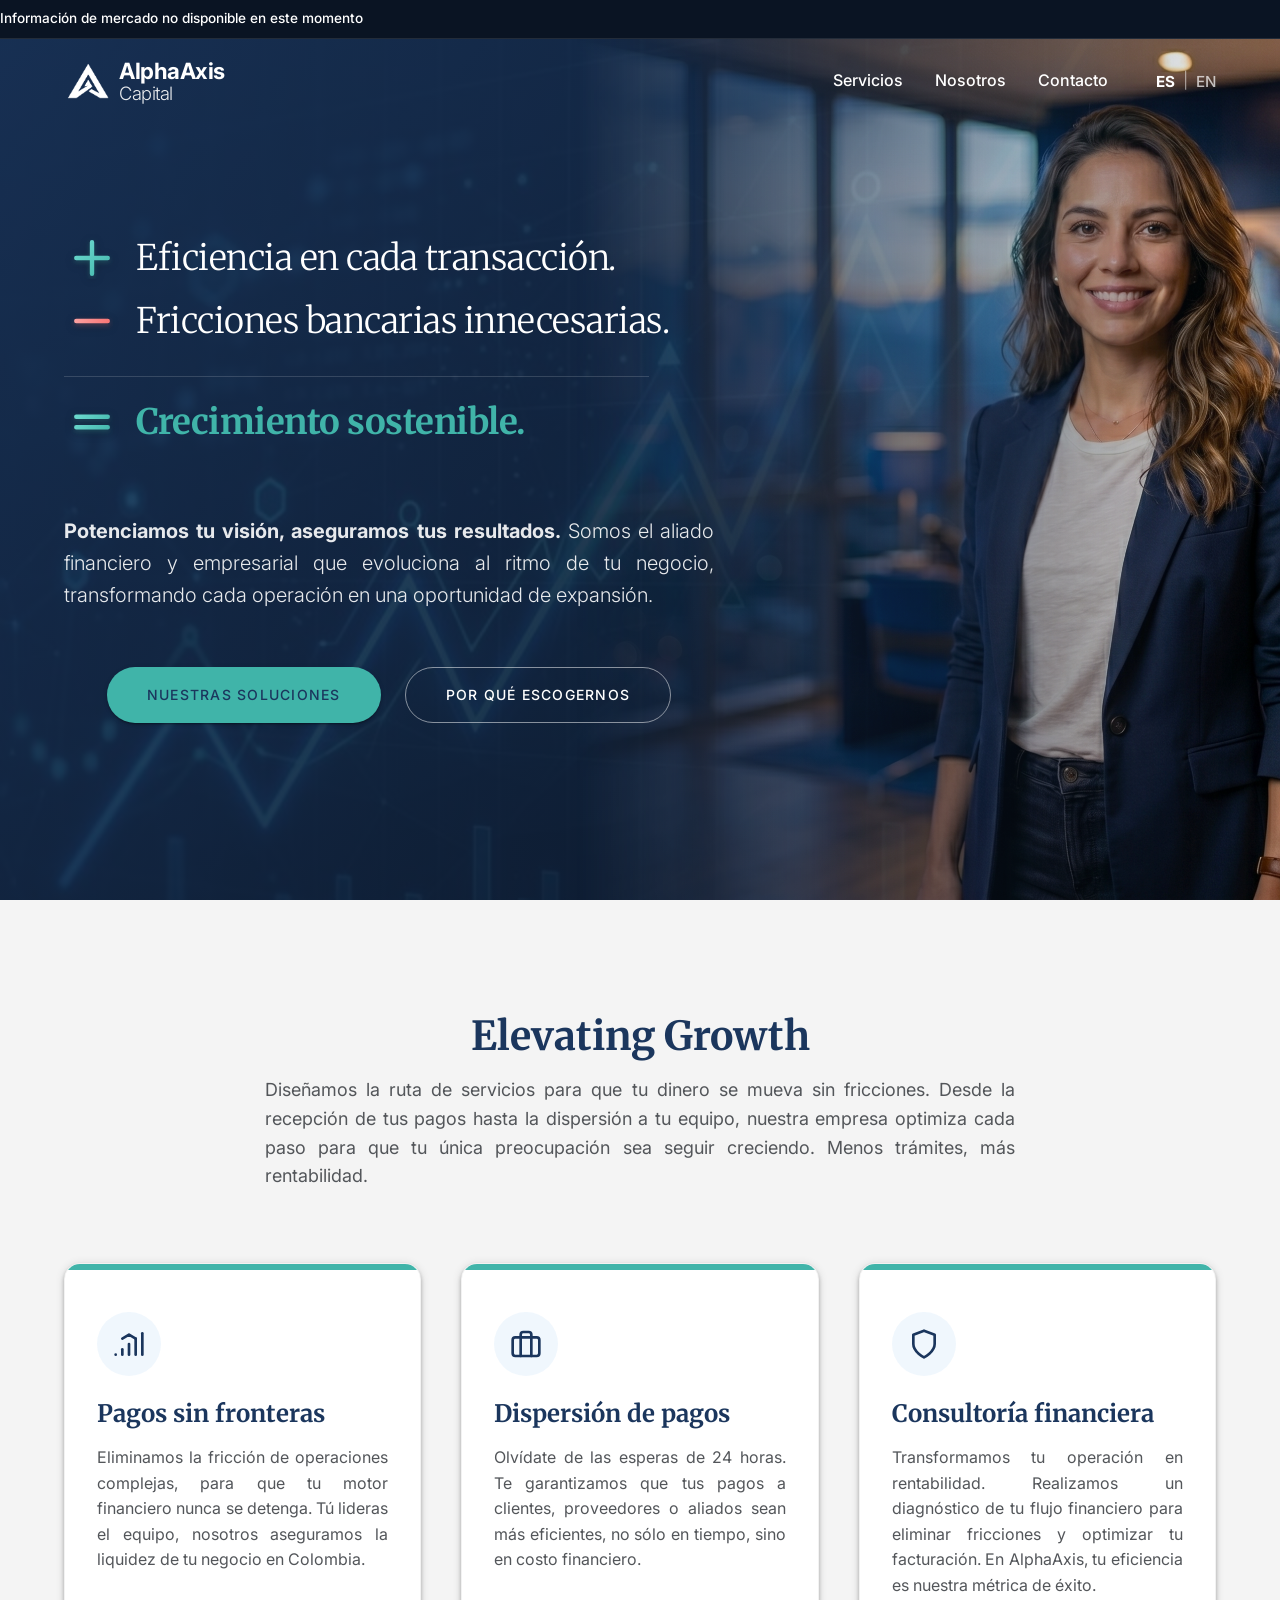
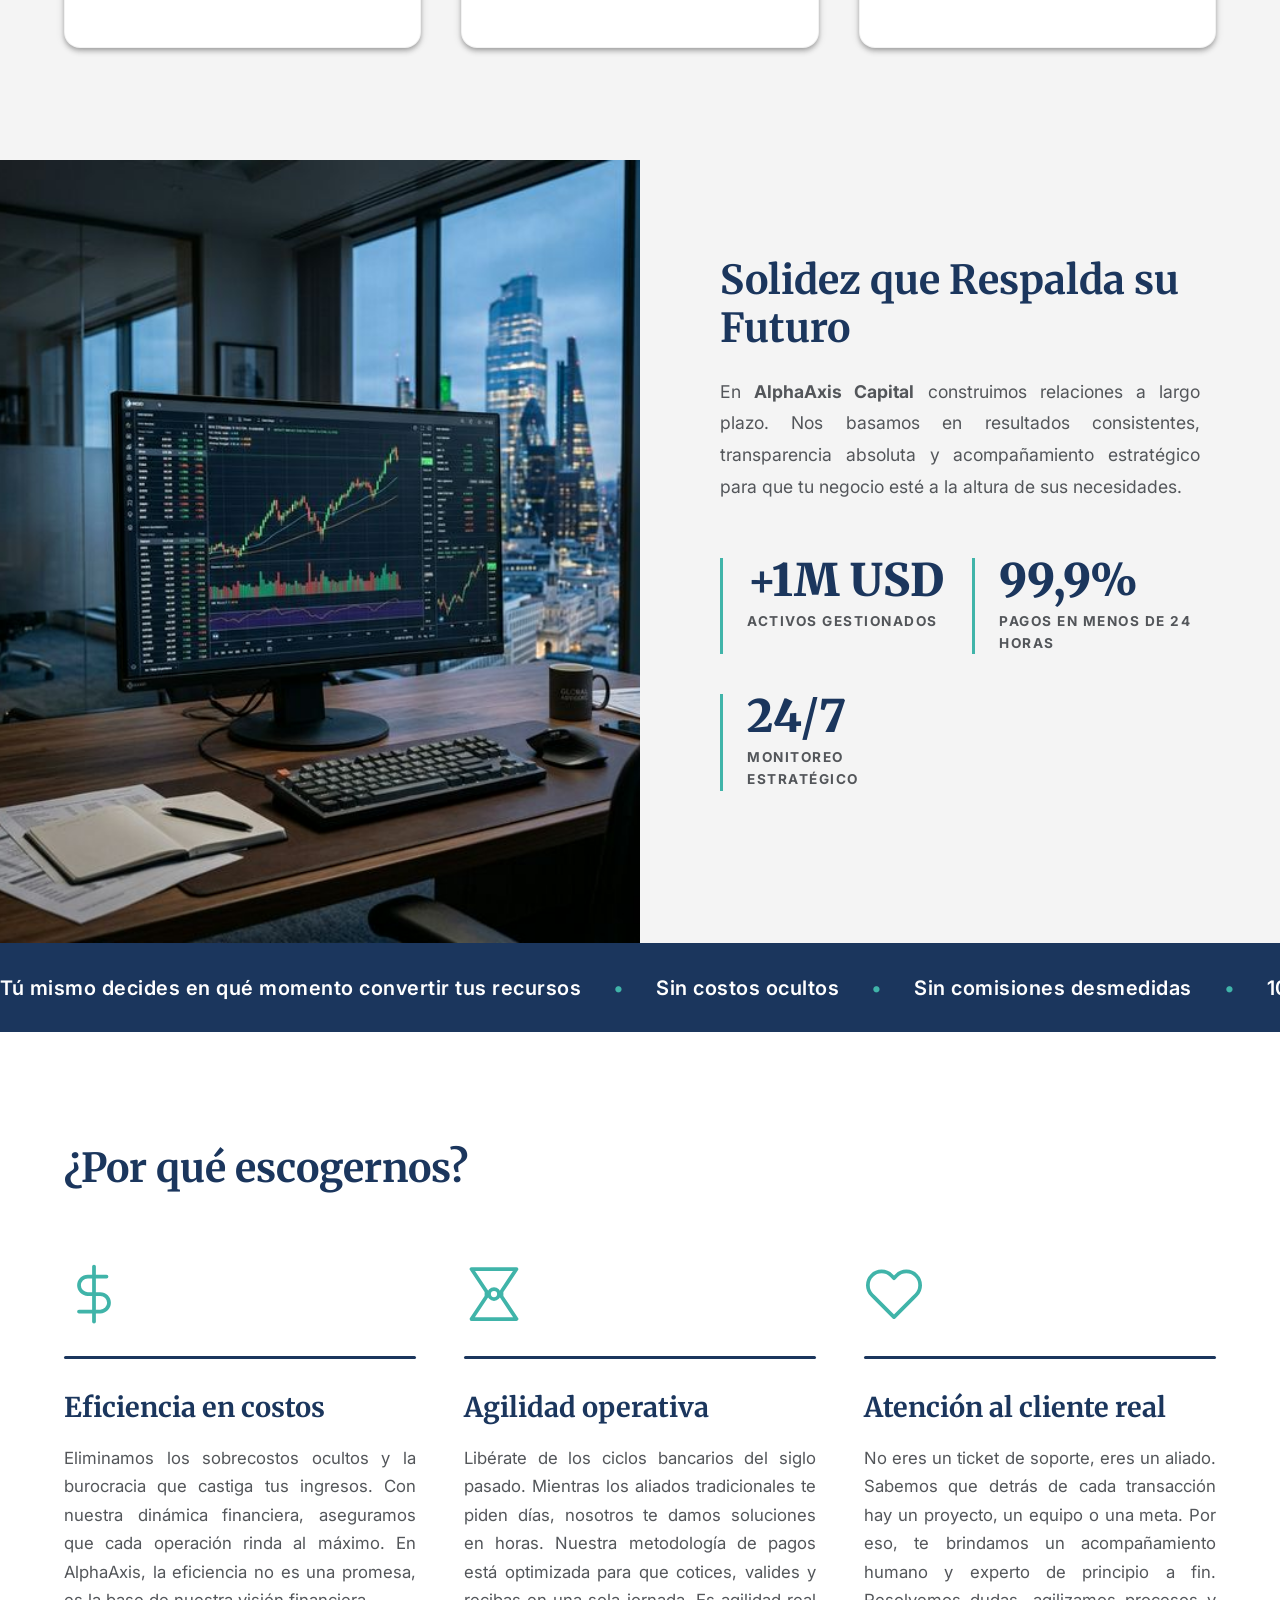
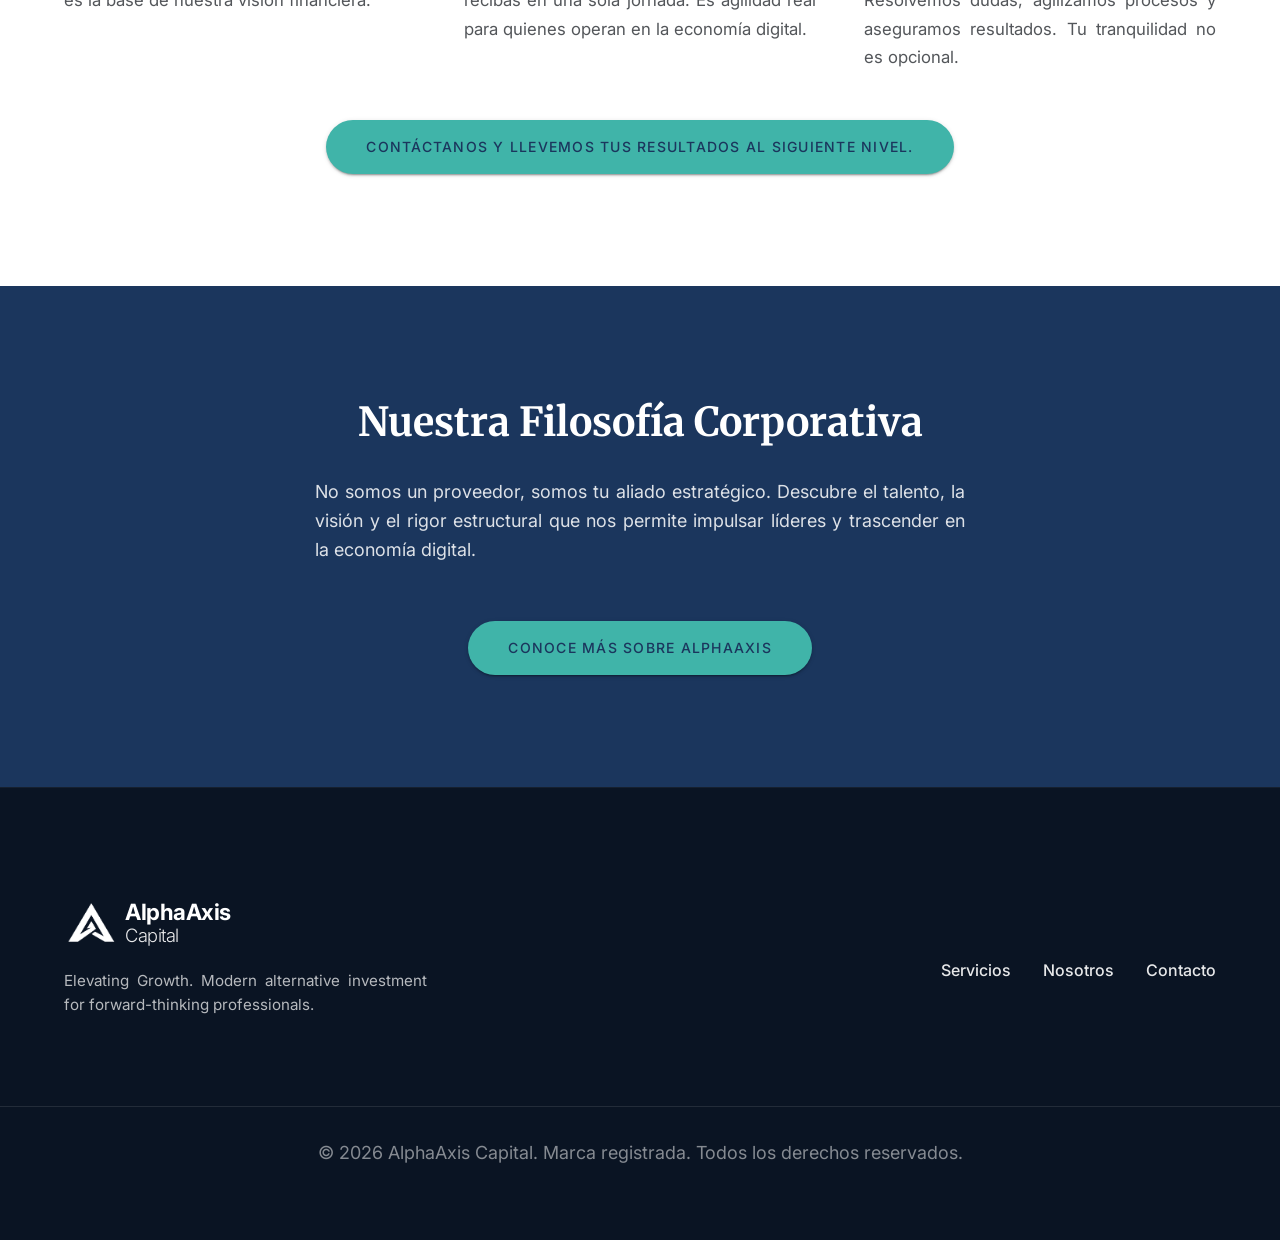
<file: index.html>
<!DOCTYPE html>
<html lang="es">
<head>
    <meta charset="UTF-8">
    <meta name="viewport" content="width=device-width, initial-scale=1.0">
    <title>AlphaAxis Capital | Elevating Growth</title>
    <!-- Meta Descriptions for SEO -->
    <meta name="description" content="AlphaAxis Capital: Firma de inversión corporativa y alternativa.">
    <!-- Google Fonts -->
    <link rel="preconnect" href="https://fonts.googleapis.com">
    <link rel="preconnect" href="https://fonts.gstatic.com" crossorigin>
    <link href="https://fonts.googleapis.com/css2?family=Inter:wght@300;400;500;600;700&family=Merriweather:wght@300;400;700;900&display=swap" rel="stylesheet">
    <!-- Custom Styles -->
    <link rel="stylesheet" href="css/styles.css">
</head>
<body>

    <!-- Header & Navigation -->
    <header class="navbar" id="navbar">
        <!-- Market Ticker -->
        <div class="market-ticker-container">
            <div class="market-ticker" id="market-ticker">
                <span class="ticker-item">Cargando datos del mercado...</span>
            </div>
        </div>
        <div class="container nav-container">
            <a href="#" class="logo">
                <img src="img/logo.png" alt="AlphaAxis Logo" class="logo-image">
                <span class="logo-text">AlphaAxis <span>Capital</span></span>
            </a>
            <button class="hamburger" id="hamburger" aria-label="Menú">
                <span></span>
                <span></span>
                <span></span>
            </button>
            <nav class="nav-menu" id="nav-menu">
                <a href="#servicios" class="nav-link" data-i18n="nav_services">Servicios</a>
                <a href="pages/nosotros.html" class="nav-link" data-i18n="nav_firm">Nosotros</a>
                <a href="https://wa.me/573045401512" target="_blank" class="nav-link" data-i18n="nav_contact">Contacto</a>
                <div class="lang-switch">
                    <button id="lang-es" class="lang-btn active">ES</button>
                    <span class="lang-sep">|</span>
                    <button id="lang-en" class="lang-btn">EN</button>
                </div>
            </nav>
        </div>
    </header>

    <!-- Hero Section -->
    <section class="hero" id="inicio">
        <div class="hero-background">
            <div class="hero-model"></div>
        </div>
        <div class="container hero-container">
            <div class="hero-content reveal">
                <h1 class="hero-title formula-title" data-i18n="hero_title">
                    <div class="formula-line plus">
                        <span class="op">
                            <svg width="48" height="48" viewBox="0 0 48 48" fill="none" xmlns="http://www.w3.org/2000/svg">
                              <defs>
                                <filter id="subtleGlowPlus" filterUnits="userSpaceOnUse" x="-10" y="-10" width="68" height="68"><feDropShadow dx="0" dy="2" stdDeviation="3" flood-color="#40B4A9" flood-opacity="0.3"/></filter>
                                <linearGradient id="gradPlusSoft" x1="0" y1="0" x2="48" y2="48" gradientUnits="userSpaceOnUse"><stop stop-color="#73DFD4"/><stop offset="1" stop-color="#40B4A9"/></linearGradient>
                              </defs>
                              <path d="M24 6V42M6 24H42" stroke="url(#gradPlusSoft)" stroke-width="5" stroke-linecap="round" filter="url(#subtleGlowPlus)"/>
                            </svg>
                        </span>
                        <span class="text">Eficiencia en cada transacción.</span>
                    </div>
                    <div class="formula-line minus">
                        <span class="op">
                            <svg width="48" height="48" viewBox="0 0 48 48" fill="none" xmlns="http://www.w3.org/2000/svg">
                              <defs>
                                <filter id="subtleGlowMinus" filterUnits="userSpaceOnUse" x="-10" y="-10" width="68" height="68"><feDropShadow dx="0" dy="2" stdDeviation="3" flood-color="#F87171" flood-opacity="0.3"/></filter>
                                <linearGradient id="gradMinusSoft" x1="0" y1="20" x2="48" y2="28" gradientUnits="userSpaceOnUse"><stop stop-color="#FCA5A5"/><stop offset="1" stop-color="#F87171"/></linearGradient>
                              </defs>
                              <path d="M6 24H42" stroke="url(#gradMinusSoft)" stroke-width="5" stroke-linecap="round" filter="url(#subtleGlowMinus)"/>
                            </svg>
                        </span>
                        <span class="text">Fricciones bancarias innecesarias.</span>
                    </div>
                    <div class="formula-line equals">
                        <span class="op">
                            <svg width="48" height="48" viewBox="0 0 48 48" fill="none" xmlns="http://www.w3.org/2000/svg">
                              <defs>
                                <filter id="subtleGlowEquals" filterUnits="userSpaceOnUse" x="-10" y="-10" width="68" height="68"><feDropShadow dx="0" dy="2" stdDeviation="3" flood-color="#40B4A9" flood-opacity="0.3"/></filter>
                                <linearGradient id="gradEqualsSoft" x1="0" y1="10" x2="48" y2="38" gradientUnits="userSpaceOnUse"><stop stop-color="#73DFD4"/><stop offset="1" stop-color="#40B4A9"/></linearGradient>
                              </defs>
                              <path d="M6 18H42M6 30H42" stroke="url(#gradEqualsSoft)" stroke-width="5" stroke-linecap="round" filter="url(#subtleGlowEquals)"/>
                            </svg>
                        </span>
                        <span class="text">Crecimiento sostenible.</span>
                    </div>
                </h1>
                <p class="hero-subtitle" data-i18n="hero_subtitle"><strong>Potenciamos tu visión, aseguramos tus resultados.</strong> Somos el aliado financiero y empresarial que evoluciona al ritmo de tu negocio, transformando cada operación en una oportunidad de expansión.</p>
                <div class="hero-buttons">
                    <a href="#servicios" class="btn btn-primary btn-large" data-i18n="hero_btn_solutions">Nuestras Soluciones</a>
                    <a href="#por-que-nosotros" class="btn btn-secondary btn-large" data-i18n="hero_btn_philosophy">Por qué escogernos</a>
                </div>
            </div>
        </div>
    </section>

    <!-- Services / Value Proposition -->
    <section class="services" id="servicios">
        <div class="container">
            <div class="section-header reveal">
                <h2 data-i18n="services_header">Elevating Growth</h2>
                <p class="section-subtitle" data-i18n="services_p">Diseñamos la ruta de servicios para que tu dinero se mueva sin fricciones. Desde la recepción de tus pagos hasta la dispersión a tu equipo, nuestra empresa optimiza cada paso para que tu única preocupación sea seguir creciendo. Menos trámites, más rentabilidad.</p>
            </div>
            <div class="services-grid">
                <!-- Service Card 1 -->
                <div class="service-card reveal">
                    <div class="icon-wrapper">
                        <!-- Chart Icon -->
                        <svg width="32" height="32" viewBox="0 0 24 24" fill="none" stroke="currentColor" stroke-width="2" stroke-linecap="round" stroke-linejoin="round"><path d="M2 20h.01"/><path d="M7 20v-4"/><path d="M12 20v-8"/><path d="M17 20V8"/><path d="M22 4v16"/><path d="m17 8-5-3-5 3"/></svg>
                    </div>
                    <h3 data-i18n="srv_1_title">Pagos sin fronteras</h3>
                    <p data-i18n="srv_1_desc">Eliminamos la fricción de operaciones complejas, para que tu motor financiero nunca se detenga. Tú lideras el equipo, nosotros aseguramos la liquidez de tu negocio en Colombia.</p>
                </div>
                <!-- Service Card 2 -->
                <div class="service-card reveal" style="transition-delay: 0.1s;">
                    <div class="icon-wrapper">
                        <!-- Briefcase Icon -->
                        <svg width="32" height="32" viewBox="0 0 24 24" fill="none" stroke="currentColor" stroke-width="2" stroke-linecap="round" stroke-linejoin="round"><rect width="20" height="14" x="2" y="7" rx="2" ry="2"/><path d="M16 21V5a2 2 0 0 0-2-2h-4a2 2 0 0 0-2 2v16"/></svg>
                    </div>
                    <h3 data-i18n="srv_2_title">Dispersión de pagos</h3>
                    <p data-i18n="srv_2_desc">Olvídate de las esperas de 24 horas. Te garantizamos que tus pagos a clientes, proveedores o aliados sean más eficientes, no sólo en tiempo, sino en costo financiero.</p>
                </div>
                <!-- Service Card 3 -->
                <div class="service-card reveal" style="transition-delay: 0.2s;">
                    <div class="icon-wrapper">
                        <!-- Shield Icon -->
                        <svg width="32" height="32" viewBox="0 0 24 24" fill="none" stroke="currentColor" stroke-width="2" stroke-linecap="round" stroke-linejoin="round"><path d="M12 22s8-4 8-10V5l-8-3-8 3v7c0 6 8 10 8 10"/></svg>
                    </div>
                    <h3 data-i18n="srv_3_title">Consultoría financiera</h3>
                    <p data-i18n="srv_3_desc">Transformamos tu operación en rentabilidad. Realizamos un diagnóstico de tu flujo financiero para eliminar fricciones y optimizar tu facturación. En AlphaAxis, tu eficiencia es nuestra métrica de éxito.</p>
                </div>
            </div>
        </div>
    </section>

    <!-- Trust / Statistics Section -->
    <section class="trust" id="confianza">
        <div class="trust-wrapper reveal">
            <div class="trust-image-box">
                <img src="img/corporate_trust.png" alt="Gráficas de crecimiento financiero reales" class="trust-corporate-img">
            </div>
            <div class="trust-content-box">
                <h2 data-i18n="trust_title">Solidez que Respalda su Futuro</h2>
                <p data-i18n="trust_p">En <strong>AlphaAxis Capital</strong> construimos relaciones a largo plazo. Nos basamos en resultados consistentes, transparencia absoluta y acompañamiento estratégico para que tu negocio esté a la altura de sus necesidades.</p>
                <div class="stats-grid">
                    <div class="stat-item">
                        <span class="stat-number">+1M USD</span>
                        <span class="stat-label" data-i18n="stat_1">Activos Gestionados</span>
                    </div>
                    <div class="stat-item">
                        <span class="stat-number">99,9%</span>
                        <span class="stat-label" data-i18n="stat_2">Pagos en menos de 24 horas</span>
                    </div>
                    <div class="stat-item">
                        <span class="stat-number">24/7</span>
                        <span class="stat-label" data-i18n="stat_3">Monitoreo Estratégico</span>
                    </div>
                </div>

            </div>
        </div>
    </section>

    <!-- Horizontal Marquee Slider Section -->
    <div class="fullwidth-marquee">
        <div class="stat-marquee-track">
            <span data-i18n="stat_feat_1" class="sm-text">Tú mismo decides en qué momento convertir tus recursos</span>
            <span class="sm-dot">•</span>
            <span data-i18n="stat_feat_2" class="sm-text">Sin costos ocultos</span>
            <span class="sm-dot">•</span>
            <span data-i18n="stat_feat_3" class="sm-text">Sin comisiones desmedidas</span>
            <span class="sm-dot">•</span>
            <span data-i18n="stat_feat_4" class="sm-text">100% a la medida de tus necesidades</span>
            <span class="sm-dot">•</span>
            <!-- Duplicated for infinite loop -->
            <span data-i18n="stat_feat_1" class="sm-text">Tú mismo decides en qué momento convertir tus recursos</span>
            <span class="sm-dot">•</span>
            <span data-i18n="stat_feat_2" class="sm-text">Sin costos ocultos</span>
            <span class="sm-dot">•</span>
            <span data-i18n="stat_feat_3" class="sm-text">Sin comisiones desmedidas</span>
            <span class="sm-dot">•</span>
            <span data-i18n="stat_feat_4" class="sm-text">100% a la medida de tus necesidades</span>
            <span class="sm-dot">•</span>
        </div>
    </div>

    <!-- Why Choose Us Section -->
    <section class="why-us" id="por-que-nosotros">
        <div class="container reveal">
            <div class="section-header text-left">
                <h2 data-i18n="why_title">¿Por qué escogernos?</h2>
            </div>
            <div class="why-grid">
                <!-- Card 1 -->
                <div class="why-card">
                    <div class="why-icon">
                        <svg width="60" height="60" viewBox="0 0 24 24" fill="none" stroke="currentColor" stroke-width="1.5" stroke-linecap="round" stroke-linejoin="round" class="feature-icon"><line x1="12" y1="1" x2="12" y2="23"></line><path d="M17 5H9.5a3.5 3.5 0 0 0 0 7h5a3.5 3.5 0 0 1 0 7H6"></path></svg>
                    </div>
                    <div class="why-divider"></div>
                    <h3 data-i18n="why_1_title">Eficiencia en costos</h3>
                    <p data-i18n="why_1_desc">Eliminamos los sobrecostos ocultos y la burocracia que castiga tus ingresos. Con nuestra dinámica financiera, aseguramos que cada operación rinda al máximo. En AlphaAxis, la eficiencia no es una promesa, es la base de nuestra visión financiera.</p>
                </div>
                <!-- Card 2 -->
                <div class="why-card">
                    <div class="why-icon">
                        <svg width="60" height="60" viewBox="0 0 24 24" fill="none" stroke="currentColor" stroke-width="1.5" stroke-linecap="round" stroke-linejoin="round" class="feature-icon"><polygon points="3 2 21 2 15 11 15 13 21 22 3 22 9 13 9 11 3 2"></polygon><circle cx="12" cy="12" r="2"></circle></svg>
                    </div>
                    <div class="why-divider"></div>
                    <h3 data-i18n="why_2_title">Agilidad operativa</h3>
                    <p data-i18n="why_2_desc">Libérate de los ciclos bancarios del siglo pasado. Mientras los aliados tradicionales te piden días, nosotros te damos soluciones en horas. Nuestra metodología de pagos está optimizada para que cotices, valides y recibas en una sola jornada. Es agilidad real para quienes operan en la economía digital.</p>
                </div>
                <!-- Card 3 -->
                <div class="why-card">
                    <div class="why-icon">
                        <svg width="60" height="60" viewBox="0 0 24 24" fill="none" stroke="currentColor" stroke-width="1.5" stroke-linecap="round" stroke-linejoin="round" class="feature-icon"><path d="M20.84 4.61a5.5 5.5 0 0 0-7.78 0L12 5.67l-1.06-1.06a5.5 5.5 0 0 0-7.78 7.78l1.06 1.06L12 21.23l7.78-7.78 1.06-1.06a5.5 5.5 0 0 0 0-7.78z"></path></svg>
                    </div>
                    <div class="why-divider"></div>
                    <h3 data-i18n="why_3_title">Atención al cliente real</h3>
                    <p data-i18n="why_3_desc">No eres un ticket de soporte, eres un aliado. Sabemos que detrás de cada transacción hay un proyecto, un equipo o una meta. Por eso, te brindamos un acompañamiento humano y experto de principio a fin. Resolvemos dudas, agilizamos procesos y aseguramos resultados. Tu tranquilidad no es opcional.</p>
                </div>
            </div>
            <div class="text-center" style="margin-top: 3rem;">
                <a href="https://wa.me/573045401512" target="_blank" class="btn btn-primary btn-large" data-i18n="why_btn" style="border-radius: 100px;">Contáctanos y llevemos tus resultados al siguiente nivel.</a>
            </div>
        </div>
    </section>

    <!-- About Us Intro -->
    <section class="cta" id="nosotros-intro">
        <div class="container cta-container reveal">
            <h2 data-i18n="about_intro_title">Nuestra Filosofía Corporativa</h2>
            <p data-i18n="about_intro_p">No somos un proveedor, somos tu aliado estratégico. Descubre el talento, la visión y el rigor estructural que nos permite impulsar líderes y trascender en la economía digital.</p>
            <a href="pages/nosotros.html" class="btn btn-primary btn-large" data-i18n="about_intro_btn">Conoce más sobre AlphaAxis</a>
        </div>
    </section>

    <!-- Footer -->
    <footer class="footer">
        <div class="container footer-container">
            <div class="footer-brand">
                <a href="#" class="logo footer-logo">
                    <img src="img/logo.png" alt="AlphaAxis Logo" class="logo-image">
                    <span class="logo-text">AlphaAxis <span>Capital</span></span>
                </a>
                <p data-i18n="footer_slogan">Elevating Growth. Modern alternative investment for forward-thinking professionals.</p>
            </div>
            <nav class="footer-links-simple">
                <a href="#servicios" data-i18n="nav_services">Servicios</a>
                <a href="pages/nosotros.html" data-i18n="nav_firm">Nosotros</a>
                <a href="https://wa.me/573045401512" target="_blank" data-i18n="nav_contact">Contacto</a>
            </nav>
        </div>
        <div class="container footer-bottom">
            <p data-i18n="footer_rights">&copy; 2026 AlphaAxis Capital. Marca registrada. Todos los derechos reservados.</p>
        </div>
    </footer>

    <!-- Custom JavaScript -->
    <script src="js/script.js"></script>
</body>
</html>
</file>
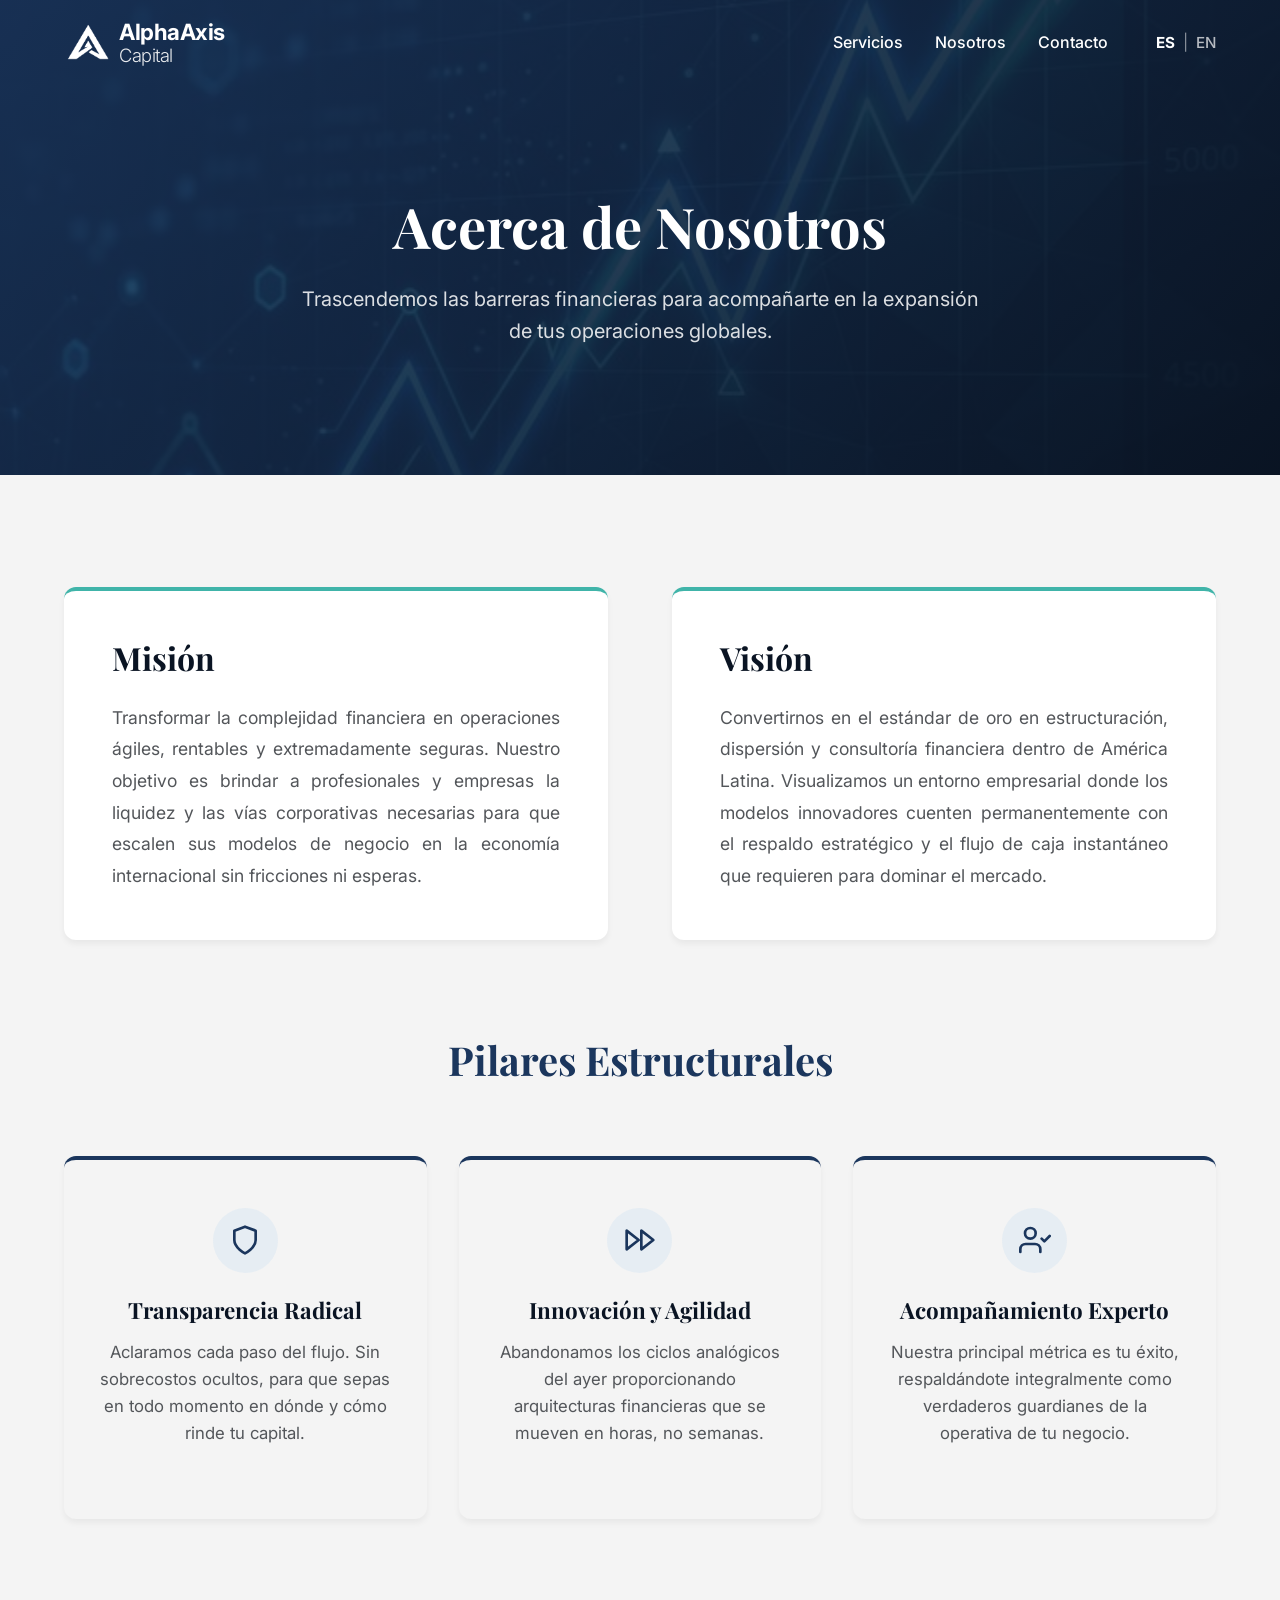
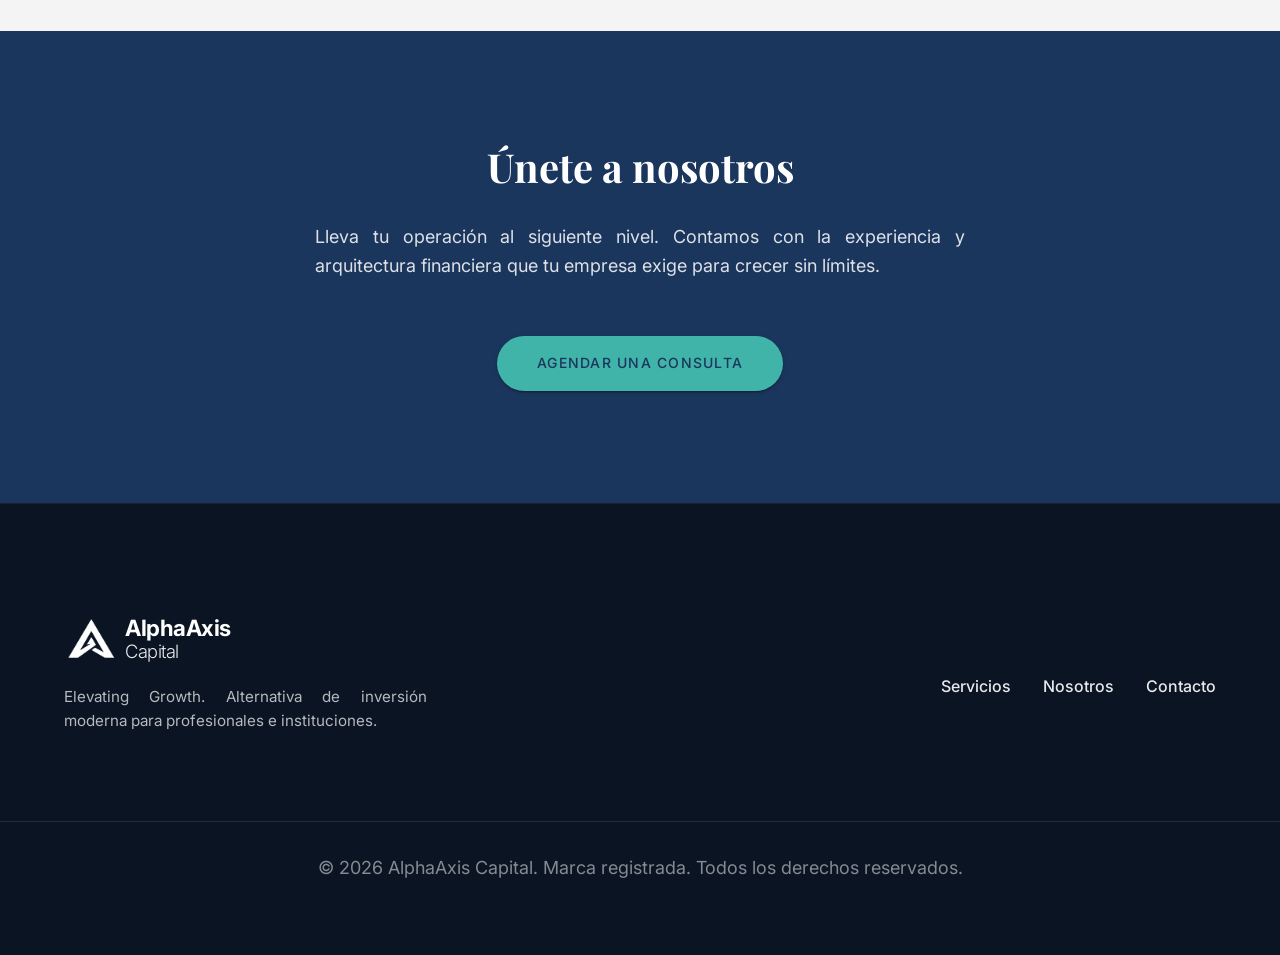
<file: nosotros.html>
<!DOCTYPE html>
<html lang="es">
<head>
    <meta charset="UTF-8">
    <meta name="viewport" content="width=device-width, initial-scale=1.0">
    <title>Acerca de Nosotros | AlphaAxis Capital</title>
    <link href="https://fonts.googleapis.com/css2?family=Inter:wght@300;400;500;600;700&family=Playfair+Display:wght@400;600;700;900&display=swap" rel="stylesheet">
    <link rel="stylesheet" href="styles.css">
</head>
<body>
    <header class="navbar" id="navbar">
        <div class="container nav-container">
            <a href="index.html" class="logo">
                <img src="img/logo.png" alt="AlphaAxis Logo" class="logo-image">
                <span class="logo-text">AlphaAxis <span>Capital</span></span>
            </a>
            <button class="hamburger" id="hamburger" aria-label="Menú">
                <span></span>
                <span></span>
                <span></span>
            </button>
            <nav class="nav-menu" id="nav-menu">
                <a href="index.html#servicios" class="nav-link" data-i18n="nav_services">Servicios</a>
                <a href="index.html#confianza" class="nav-link" data-i18n="nav_firm">Nosotros</a>
                <a href="https://wa.me/573045401512" target="_blank" class="nav-link" data-i18n="nav_contact">Contacto</a>
                <div class="lang-switch">
                    <button id="lang-es" class="lang-btn active">ES</button>
                    <span class="lang-sep">|</span>
                    <button id="lang-en" class="lang-btn">EN</button>
                </div>
            </nav>
        </div>
    </header>

    <main>
        <section class="about-hero">
            <div class="hero-background"></div>
            <div class="container reveal" style="position: relative; z-index: 2;">
                <h1 data-i18n="about_page_title">Acerca de Nosotros</h1>
                <p data-i18n="about_page_subtitle">Trascendemos las barreras financieras para acompañarte en la expansión de tus operaciones globales.</p>
            </div>
        </section>

        <section class="about-content">
            <div class="container reveal">
                <div class="mv-grid">
                    <div class="mv-card">
                        <h2 data-i18n="about_mission_title">Misión</h2>
                        <p data-i18n="about_mission_desc">Transformar la complejidad financiera en operaciones ágiles, rentables y extremadamente seguras. Nuestro objetivo es brindar a profesionales y empresas la liquidez y las vías corporativas necesarias para que escalen sus modelos de negocio en la economía internacional sin fricciones ni esperas.</p>
                    </div>
                    <div class="mv-card">
                        <h2 data-i18n="about_vision_title">Visión</h2>
                        <p data-i18n="about_vision_desc">Convertirnos en el estándar de oro en estructuración, dispersión y consultoría financiera dentro de América Latina. Visualizamos un entorno empresarial donde los modelos innovadores cuenten permanentemente con el respaldo estratégico y el flujo de caja instantáneo que requieren para dominar el mercado.</p>
                    </div>
                </div>

                <div class="values-section">
                    <div class="section-header">
                        <h2 data-i18n="about_values_title">Pilares Estructurales</h2>
                    </div>
                    <div class="values-grid">
                        <div class="value-card">
                            <div class="value-icon">
                                <svg width="32" height="32" viewBox="0 0 24 24" fill="none" stroke="currentColor" stroke-width="2" stroke-linecap="round" stroke-linejoin="round"><path d="M12 22s8-4 8-10V5l-8-3-8 3v7c0 6 8 10 8 10z"></path></svg>
                            </div>
                            <h3 data-i18n="about_val_1_title">Transparencia Radical</h3>
                            <p data-i18n="about_val_1_desc">Aclaramos cada paso del flujo. Sin sobrecostos ocultos, para que sepas en todo momento en dónde y cómo rinde tu capital.</p>
                        </div>
                        <div class="value-card">
                            <div class="value-icon">
                                <svg width="32" height="32" viewBox="0 0 24 24" fill="none" stroke="currentColor" stroke-width="2" stroke-linecap="round" stroke-linejoin="round"><polygon points="13 19 22 12 13 5 13 19"></polygon><polygon points="2 19 11 12 2 5 2 19"></polygon></svg>
                            </div>
                            <h3 data-i18n="about_val_2_title">Innovación y Agilidad</h3>
                            <p data-i18n="about_val_2_desc">Abandonamos los ciclos analógicos del ayer proporcionando arquitecturas financieras que se mueven en horas, no semanas.</p>
                        </div>
                        <div class="value-card">
                            <div class="value-icon">
                                <svg width="32" height="32" viewBox="0 0 24 24" fill="none" stroke="currentColor" stroke-width="2" stroke-linecap="round" stroke-linejoin="round"><path d="M16 21v-2a4 4 0 0 0-4-4H5a4 4 0 0 0-4 4v2"></path><circle cx="8.5" cy="7" r="4"></circle><polyline points="17 11 19 13 23 9"></polyline></svg>
                            </div>
                            <h3 data-i18n="about_val_3_title">Acompañamiento Experto</h3>
                            <p data-i18n="about_val_3_desc">Nuestra principal métrica es tu éxito, respaldándote integralmente como verdaderos guardianes de la operativa de tu negocio.</p>
                        </div>
                    </div>
                </div>
            </div>
        </section>

        <!-- CTA Section -->
        <section class="cta" id="nosotros-cta">
            <div class="container cta-container reveal">
                <h2 data-i18n="about_cta_title">Únete a nosotros</h2>
                <p data-i18n="about_cta_p">Lleva tu operación al siguiente nivel. Contamos con la experiencia y arquitectura financiera que tu empresa exige para crecer sin límites.</p>
                <a href="https://wa.me/573045401512" target="_blank" class="btn btn-primary btn-large" data-i18n="about_cta_btn">Agendar una Consulta</a>
            </div>
        </section>
    </main>

    <footer class="footer">
        <div class="container footer-container">
            <div class="footer-brand">
                <a href="index.html" class="logo footer-logo">
                    <img src="img/logo.png" alt="AlphaAxis Logo" class="logo-image">
                    <span class="logo-text">AlphaAxis <span>Capital</span></span>
                </a>
                <p data-i18n="footer_slogan">Elevating Growth. Alternativa de inversión moderna para profesionales e instituciones.</p>
            </div>
            <nav class="footer-links-simple">
                <a href="index.html#servicios" data-i18n="nav_services">Servicios</a>
                <a href="index.html#confianza" data-i18n="nav_firm">Nosotros</a>
                <a href="https://wa.me/573045401512" target="_blank" data-i18n="nav_contact">Contacto</a>
            </nav>
        </div>
        <div class="container footer-bottom">
            <p data-i18n="footer_rights">&copy; 2026 AlphaAxis Capital. Marca registrada. Todos los derechos reservados.</p>
        </div>
    </footer>
    <script src="script.js"></script>
</body>
</html>
</file>
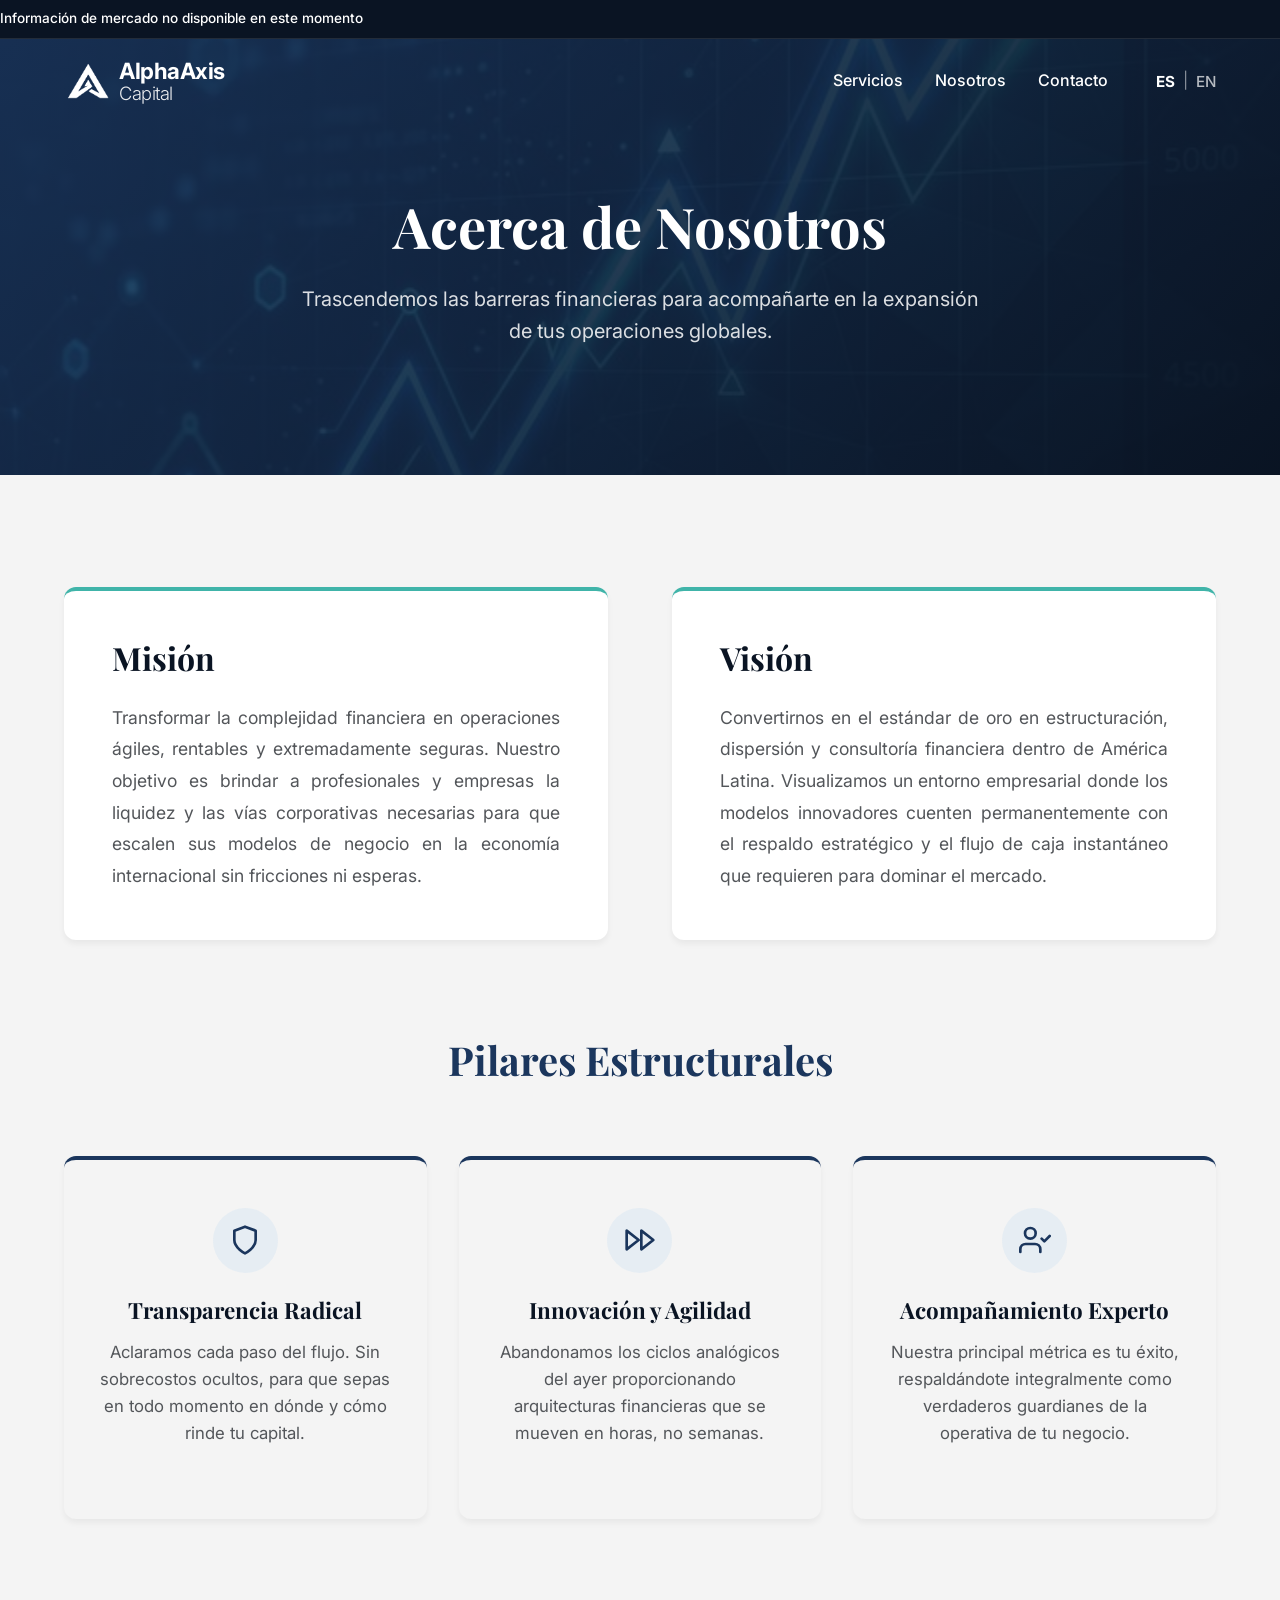
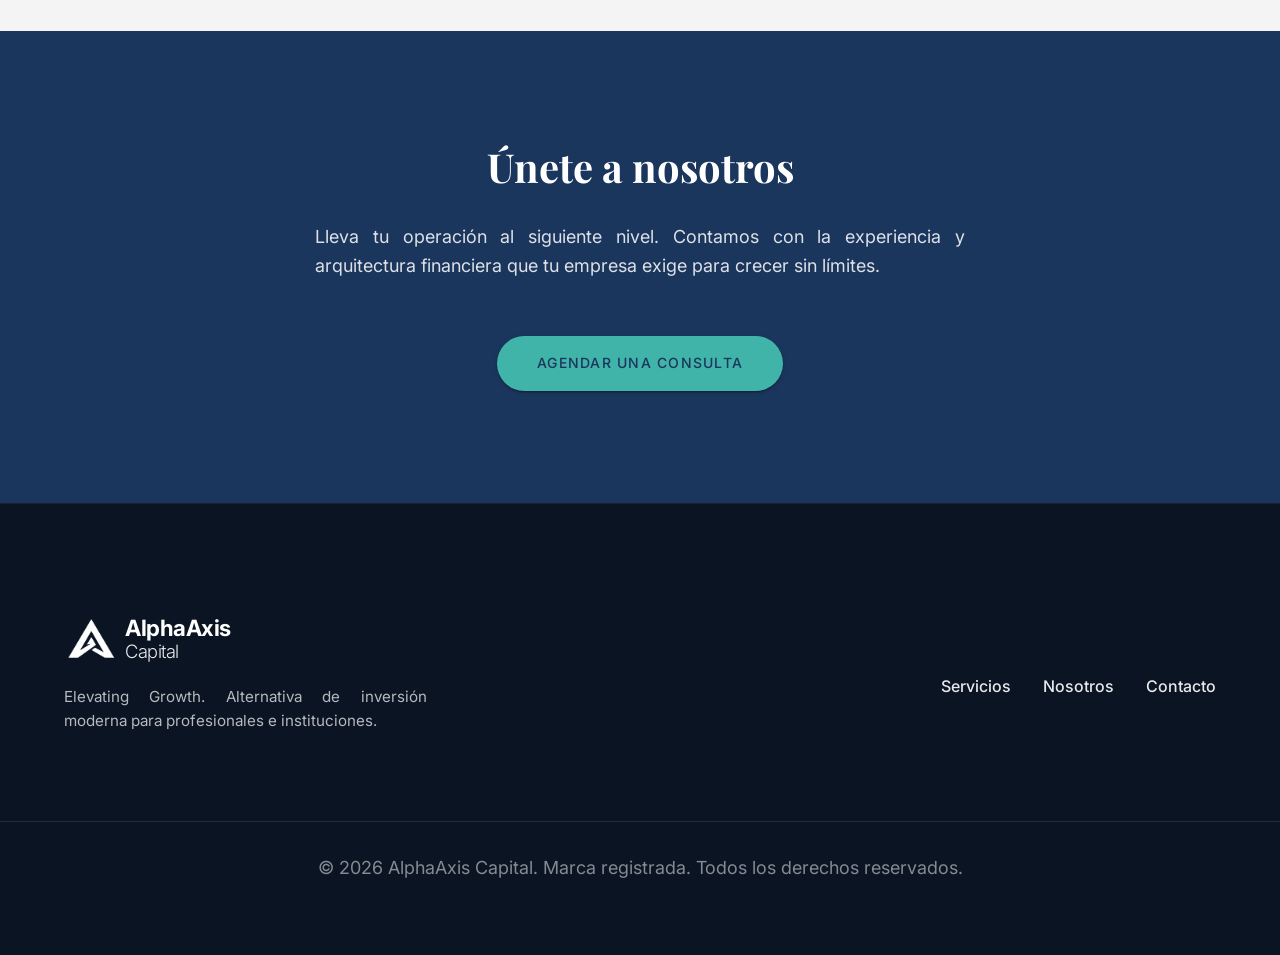
<file: pages/nosotros.html>
<!DOCTYPE html>
<html lang="es">
<head>
    <meta charset="UTF-8">
    <meta name="viewport" content="width=device-width, initial-scale=1.0">
    <title>Acerca de Nosotros | AlphaAxis Capital</title>
    <link href="https://fonts.googleapis.com/css2?family=Inter:wght@300;400;500;600;700&family=Playfair+Display:wght@400;600;700;900&display=swap" rel="stylesheet">
    <link rel="stylesheet" href="../css/styles.css">
</head>
<body>
    <header class="navbar" id="navbar">
        <!-- Market Ticker -->
        <div class="market-ticker-container">
            <div class="market-ticker" id="market-ticker">
                <span class="ticker-item">Cargando datos del mercado...</span>
            </div>
        </div>
        <div class="container nav-container">
            <a href="../index.html" class="logo">
                <img src="../img/logo.png" alt="AlphaAxis Logo" class="logo-image">
                <span class="logo-text">AlphaAxis <span>Capital</span></span>
            </a>
            <button class="hamburger" id="hamburger" aria-label="Menú">
                <span></span>
                <span></span>
                <span></span>
            </button>
            <nav class="nav-menu" id="nav-menu">
                <a href="../index.html#servicios" class="nav-link" data-i18n="nav_services">Servicios</a>
                <a href="nosotros.html" class="nav-link" data-i18n="nav_firm">Nosotros</a>
                <a href="https://wa.me/573045401512" target="_blank" class="nav-link" data-i18n="nav_contact">Contacto</a>
                <div class="lang-switch">
                    <button id="lang-es" class="lang-btn active">ES</button>
                    <span class="lang-sep">|</span>
                    <button id="lang-en" class="lang-btn">EN</button>
                </div>
            </nav>
        </div>
    </header>

    <main>
        <section class="about-hero">
            <div class="hero-background"></div>
            <div class="container reveal" style="position: relative; z-index: 2;">
                <h1 data-i18n="about_page_title">Acerca de Nosotros</h1>
                <p data-i18n="about_page_subtitle">Trascendemos las barreras financieras para acompañarte en la expansión de tus operaciones globales.</p>
            </div>
        </section>

        <section class="about-content">
            <div class="container reveal">
                <div class="mv-grid">
                    <div class="mv-card">
                        <h2 data-i18n="about_mission_title">Misión</h2>
                        <p data-i18n="about_mission_desc">Transformar la complejidad financiera en operaciones ágiles, rentables y extremadamente seguras. Nuestro objetivo es brindar a profesionales y empresas la liquidez y las vías corporativas necesarias para que escalen sus modelos de negocio en la economía internacional sin fricciones ni esperas.</p>
                    </div>
                    <div class="mv-card">
                        <h2 data-i18n="about_vision_title">Visión</h2>
                        <p data-i18n="about_vision_desc">Convertirnos en el estándar de oro en estructuración, dispersión y consultoría financiera dentro de América Latina. Visualizamos un entorno empresarial donde los modelos innovadores cuenten permanentemente con el respaldo estratégico y el flujo de caja instantáneo que requieren para dominar el mercado.</p>
                    </div>
                </div>

                <div class="values-section">
                    <div class="section-header">
                        <h2 data-i18n="about_values_title">Pilares Estructurales</h2>
                    </div>
                    <div class="values-grid">
                        <div class="value-card">
                            <div class="value-icon">
                                <svg width="32" height="32" viewBox="0 0 24 24" fill="none" stroke="currentColor" stroke-width="2" stroke-linecap="round" stroke-linejoin="round"><path d="M12 22s8-4 8-10V5l-8-3-8 3v7c0 6 8 10 8 10z"></path></svg>
                            </div>
                            <h3 data-i18n="about_val_1_title">Transparencia Radical</h3>
                            <p data-i18n="about_val_1_desc">Aclaramos cada paso del flujo. Sin sobrecostos ocultos, para que sepas en todo momento en dónde y cómo rinde tu capital.</p>
                        </div>
                        <div class="value-card">
                            <div class="value-icon">
                                <svg width="32" height="32" viewBox="0 0 24 24" fill="none" stroke="currentColor" stroke-width="2" stroke-linecap="round" stroke-linejoin="round"><polygon points="13 19 22 12 13 5 13 19"></polygon><polygon points="2 19 11 12 2 5 2 19"></polygon></svg>
                            </div>
                            <h3 data-i18n="about_val_2_title">Innovación y Agilidad</h3>
                            <p data-i18n="about_val_2_desc">Abandonamos los ciclos analógicos del ayer proporcionando arquitecturas financieras que se mueven en horas, no semanas.</p>
                        </div>
                        <div class="value-card">
                            <div class="value-icon">
                                <svg width="32" height="32" viewBox="0 0 24 24" fill="none" stroke="currentColor" stroke-width="2" stroke-linecap="round" stroke-linejoin="round"><path d="M16 21v-2a4 4 0 0 0-4-4H5a4 4 0 0 0-4 4v2"></path><circle cx="8.5" cy="7" r="4"></circle><polyline points="17 11 19 13 23 9"></polyline></svg>
                            </div>
                            <h3 data-i18n="about_val_3_title">Acompañamiento Experto</h3>
                            <p data-i18n="about_val_3_desc">Nuestra principal métrica es tu éxito, respaldándote integralmente como verdaderos guardianes de la operativa de tu negocio.</p>
                        </div>
                    </div>
                </div>
            </div>
        </section>

        <!-- CTA Section -->
        <section class="cta" id="nosotros-cta">
            <div class="container cta-container reveal">
                <h2 data-i18n="about_cta_title">Únete a nosotros</h2>
                <p data-i18n="about_cta_p">Lleva tu operación al siguiente nivel. Contamos con la experiencia y arquitectura financiera que tu empresa exige para crecer sin límites.</p>
                <a href="https://wa.me/573045401512" target="_blank" class="btn btn-primary btn-large" data-i18n="about_cta_btn">Agendar una Consulta</a>
            </div>
        </section>
    </main>

    <footer class="footer">
        <div class="container footer-container">
            <div class="footer-brand">
                <a href="../index.html" class="logo footer-logo">
                    <img src="../img/logo.png" alt="AlphaAxis Logo" class="logo-image">
                    <span class="logo-text">AlphaAxis <span>Capital</span></span>
                </a>
                <p data-i18n="footer_slogan">Elevating Growth. Alternativa de inversión moderna para profesionales e instituciones.</p>
            </div>
            <nav class="footer-links-simple">
                <a href="../index.html#servicios" data-i18n="nav_services">Servicios</a>
                <a href="nosotros.html" data-i18n="nav_firm">Nosotros</a>
                <a href="https://wa.me/573045401512" target="_blank" data-i18n="nav_contact">Contacto</a>
            </nav>
        </div>
        <div class="container footer-bottom">
            <p data-i18n="footer_rights">&copy; 2026 AlphaAxis Capital. Marca registrada. Todos los derechos reservados.</p>
        </div>
    </footer>
    <script src="../js/script.js"></script>
</body>
</html>
</file>
<file: css/styles.css>
/* Custom Properties - Brand Palette */
:root {
    --horizon-blue: #1B365D;
    --summit-white: #F4F4F4;
    --granite-grey: #53565A;
    --aspen-green: #40B4A9; /* Aspen Green - Un tono verde corporativo acorde al manual */
    --white: #FFFFFF;
    --black: #0A1423; /* Darker variant of Horizon Blue for pure contrast */
    
    --font-sans: 'Inter', system-ui, -apple-system, sans-serif;
    --font-serif: 'Merriweather', 'Playfair Display', serif;
    
    --transition-fast: 0.2s cubic-bezier(0.4, 0.0, 0.2, 1);
    --transition-smooth: 0.3s cubic-bezier(0.4, 0.0, 0.2, 1);
}

/* Reset */
* {
    margin: 0;
    padding: 0;
    box-sizing: border-box;
}

html {
    scroll-behavior: smooth;
}

body {
    font-family: var(--font-sans);
    color: var(--granite-grey);
    background-color: var(--summit-white);
    line-height: 1.6;
    overflow-x: hidden;
}

/* Container */
.container {
    max-width: 1280px;
    margin: 0 auto;
    padding: 0 5%;
}

/* Typography */
h1, h2, h3, h4 {
    font-family: var(--font-serif);
    color: var(--horizon-blue);
    line-height: 1.2;
}

h2 {
    font-size: 2.5rem;
    margin-bottom: 1rem;
}

p {
    font-size: 1.125rem;
    margin-bottom: 1.5rem;
    text-align: justify;
}

/* Material UI Buttons */
.btn {
    display: inline-flex;
    align-items: center;
    justify-content: center;
    padding: 0.75rem 2rem;
    border-radius: 100px; /* Material 3 Pill */
    font-weight: 500;
    font-size: 0.875rem;
    text-transform: uppercase;
    letter-spacing: 1.25px;
    text-decoration: none;
    transition: all var(--transition-smooth);
    cursor: pointer;
    border: none;
    box-shadow: 0 3px 1px -2px rgba(0,0,0,0.2), 0 2px 2px 0 rgba(0,0,0,0.14), 0 1px 5px 0 rgba(0,0,0,0.12); /* Material Elevation 2 */
}

.btn-primary {
    background-color: var(--aspen-green);
    color: var(--horizon-blue);
}

.btn-primary:hover {
    background-color: #559AD4;
    box-shadow: 0 2px 4px -1px rgba(0,0,0,0.2), 0 4px 5px 0 rgba(0,0,0,0.14), 0 1px 10px 0 rgba(0,0,0,0.12); /* Material Elevation 4 */
    transform: translateY(-1px);
}

.btn-secondary {
    background-color: transparent;
    color: var(--white);
    border: 1px solid rgba(255,255,255,0.5);
    box-shadow: none;
}

.btn-secondary:hover {
    background-color: rgba(255, 255, 255, 0.1);
    border-color: var(--white);
}

.btn-large {
    padding: 1rem 2.5rem;
}

/* Market Ticker */
.market-ticker-container {
    width: 100%;
    background-color: var(--black);
    color: var(--white);
    padding: 8px 0;
    overflow: hidden;
    position: relative;
    border-bottom: 1px solid rgba(255, 255, 255, 0.1);
    font-size: 0.85rem;
    font-weight: 500;
}

.market-ticker {
    display: flex;
    white-space: nowrap;
    animation: ticker 40s linear infinite;
    width: max-content;
}

.market-ticker:hover {
    animation-play-state: paused;
}

.ticker-item {
    margin-right: 3rem;
    display: inline-flex;
    align-items: center;
    gap: 0.5rem;
}

.ticker-label {
    color: var(--aspen-green);
    font-weight: 700;
}

.ticker-value {
    color: var(--white);
}

.ticker-up {
    color: #4ade80; /* green */
}

.ticker-down {
    color: #f87171; /* red */
}

@keyframes ticker {
    0% { transform: translateX(0); }
    100% { transform: translateX(-50%); }
}

/* Navbar */
.navbar {
    position: fixed;
    top: 0;
    left: 0;
    width: 100%;
    z-index: 1000;
    transition: background-color var(--transition-smooth), box-shadow var(--transition-smooth), filter var(--transition-smooth);
    background-color: transparent;
}

.navbar.scrolled {
    background-color: rgba(255, 255, 255, 0.98);
    backdrop-filter: blur(10px);
    -webkit-backdrop-filter: blur(10px);
    box-shadow: 0 4px 5px 0 rgba(0,0,0,0.14), 0 1px 10px 0 rgba(0,0,0,0.12), 0 2px 4px -1px rgba(0,0,0,0.2); /* Material App Bar Elevation */
}

.nav-container {
    display: flex;
    justify-content: space-between;
    align-items: center;
    padding-top: 1.25rem;
    padding-bottom: 1.25rem;
    transition: padding var(--transition-smooth);
}

.navbar.scrolled .nav-container {
    padding-top: 1rem;
    padding-bottom: 1rem;
}

/* Logo */
.logo {
    display: flex;
    align-items: center;
    gap: 0.5rem;
    text-decoration: none;
    color: var(--white);
    transition: var(--transition-fast);
}

.navbar.scrolled .logo, .footer-logo.logo {
    color: var(--horizon-blue);
}

.logo-icon {
    display: flex;
    align-items: center;
    justify-content: center;
    position: relative;
}

.logo-text {
    font-family: var(--font-sans);
    font-size: 1.4rem;
    font-weight: 700;
    letter-spacing: -0.5px;
    display: flex;
    flex-direction: column;
    align-items: flex-start;
    line-height: 1.1;
}

.logo-text span {
    font-weight: 300;
    font-size: 1.15rem;
    opacity: 0.9;
}

/* Nav Menu */
.nav-menu {
    display: flex;
    align-items: center;
    gap: 2rem;
}

.nav-link {
    text-decoration: none;
    color: var(--white);
    font-weight: 500;
    font-size: 1rem;
    transition: var(--transition-fast);
    position: relative;
}

.navbar.scrolled .nav-link {
    color: var(--horizon-blue);
}

.nav-link::after {
    content: '';
    position: absolute;
    width: 0;
    height: 2px;
    bottom: -4px;
    left: 0;
    background-color: var(--aspen-green);
    transition: var(--transition-fast);
}

.nav-link:hover::after {
    width: 100%;
}

/* Hamburger */
.hamburger {
    display: none;
    flex-direction: column;
    gap: 6px;
    background: none;
    border: none;
    cursor: pointer;
    z-index: 1001;
}

.hamburger span {
    display: block;
    width: 28px;
    height: 2px;
    background-color: var(--white);
    transition: var(--transition-fast);
}

.navbar.scrolled .hamburger span {
    background-color: var(--horizon-blue);
}

/* Hero Section */
.hero {
    position: relative;
    min-height: 100vh;
    display: flex;
    flex-direction: column;
    justify-content: center;
    align-items: center;
    padding-top: 120px;
    padding-bottom: 60px;
    background-color: var(--black);
    overflow: hidden;
}

.hero-container {
    margin-top: auto;
    margin-bottom: auto;
    width: 100%;
}

.hero-background {
    position: absolute;
    top: 0;
    left: 0;
    width: 100%;
    height: 100%;
    background-image: url('../img/stock_market_hero.png');
    background-size: cover;
    background-position: center;
    z-index: 1;
}

/* Gradient overlay for better text readability */
.hero-background::after {
    content: '';
    position: absolute;
    top: 0;
    left: 0;
    width: 100%;
    height: 100%;
    background: linear-gradient(135deg, rgba(27, 54, 93, 0.85) 0%, rgba(10, 20, 35, 0.95) 100%);
    z-index: 2;
    pointer-events: none;
}

.hero-model {
    position: absolute;
    right: 0;
    bottom: 0;
    width: 55%;
    height: 100%;
    background-image: url('../img/modelo.jpeg');
    background-size: cover;
    background-position: center top;
    -webkit-mask-image: linear-gradient(to left, rgba(0,0,0,1) 0%, rgba(0,0,0,0) 100%);
    mask-image: linear-gradient(to left, rgba(0,0,0,1) 0%, rgba(0,0,0,0) 100%);
    z-index: 3;
    opacity: 1;
}

.hero-container {
    position: relative;
    z-index: 3;
}

.hero-content {
    max-width: 650px;
    position: relative;
    z-index: 4;
    margin: 0;
    display: flex;
    flex-direction: column;
    align-items: stretch;
    text-align: left;
}

.hero-title {
    color: var(--white);
    font-size: 4rem;
    font-weight: 900;
    margin-bottom: 1.5rem;
    letter-spacing: -1px;
}

/* Formula Title Design */
.formula-title {
    display: flex;
    flex-direction: column;
    gap: 0.8rem;
    margin-bottom: 2rem;
}

.formula-line {
    display: flex;
    align-items: center;
    justify-content: flex-start;
    margin-bottom: 0.5rem;
    width: 100%;
}

.formula-line .op {
    font-family: var(--font-sans);
    font-size: 3.5rem;
    font-weight: 300;
    margin-right: 1.2rem;
    width: 3.5rem;
    display: flex;
    justify-content: center;
    color: var(--aspen-green);
    line-height: 1;
}

.formula-line.minus .op {
    color: #F87171; /* Subtle red for friction */
}

.formula-line.equals {
    margin-top: 0.8rem;
    padding-top: 1.5rem;
    border-top: 1px solid rgba(255, 255, 255, 0.15);
    max-width: 90%;
}

.formula-line span.op {
    display: flex;
    justify-content: center;
    align-items: center;
    margin-right: 1.5rem;
    width: 3.5rem;
    flex-shrink: 0;
}

.formula-line span.op svg {
    width: 100%;
    height: auto;
    max-width: 42px;
    filter: drop-shadow(0px 2px 4px rgba(0,0,0,0.25)); /* Subtle depth */
}

.formula-line span.text {
    font-size: 2.5rem;
}

@media (max-width: 1400px) {
    .formula-line span.op { font-size: 2.5rem; margin-right: 1rem; }
    .formula-line span.text { font-size: 2.2rem; }
}

@media (max-height: 800px) {
    .formula-line span.op { font-size: 2.2rem; margin-right: 1rem; }
    .formula-line span.text { font-size: 1.8rem; }
    .hero-subtitle { font-size: 1.1rem; }
}

.formula-line .text {
    font-size: 1.8rem;
    font-family: var(--font-serif);
    font-weight: 300;
    line-height: 1.2;
    color: var(--white);
    letter-spacing: -0.5px;
}

.formula-line.equals .text {
    font-weight: 700;
    color: var(--aspen-green);
}

.hero-subtitle {
    font-size: 1.25rem;
    color: rgba(255, 255, 255, 0.9);
    margin-top: 2rem;
    font-weight: 300;
    text-align: justify;
}

.hero-buttons {
    display: flex;
    gap: 1.5rem;
    margin-top: 2rem;
    justify-content: center;
    width: 100%;
}

/* Services Section */
.services {
    padding: 7rem 0;
    background-color: var(--summit-white);
}

.section-header {
    text-align: center;
    margin-bottom: 4.5rem;
    max-width: 750px;
    margin-left: auto;
    margin-right: auto;
}

.services-grid {
    display: grid;
    grid-template-columns: repeat(auto-fit, minmax(320px, 1fr));
    gap: 2.5rem;
}

/* Material Design Cards */
.service-card {
    background-color: var(--white);
    border-radius: 16px; /* Material 3 */
    padding: 3rem 2rem;
    box-shadow: 0 4px 5px 0 rgba(0,0,0,0.14), 0 1px 10px 0 rgba(0,0,0,0.12), 0 2px 4px -1px rgba(0,0,0,0.2); /* Material Elevation 4 */
    transition: all var(--transition-smooth);
    position: relative;
    overflow: hidden;
    z-index: 1;
    border: 1px solid rgba(0,0,0,0.05);
}

.service-card::before {
    content: '';
    position: absolute;
    top: 0;
    left: 0;
    width: 100%;
    height: 6px;
    background-color: var(--aspen-green);
    transition: all var(--transition-smooth);
    z-index: -1;
}

.service-card:hover {
    transform: translateY(-6px);
    box-shadow: 0 8px 10px 1px rgba(0,0,0,0.14), 0 3px 14px 2px rgba(0,0,0,0.12), 0 5px 5px -3px rgba(0,0,0,0.2); /* Material Elevation 8 */
}

.service-card:hover::before {
    transform: scaleX(1);
}

.icon-wrapper {
    width: 64px;
    height: 64px;
    border-radius: 50%;
    background-color: rgba(108, 172, 228, 0.1);
    color: var(--horizon-blue);
    display: flex;
    align-items: center;
    justify-content: center;
    margin-bottom: 1.5rem;
    transition: var(--transition-smooth);
}

.service-card:hover .icon-wrapper {
    background-color: var(--horizon-blue);
    color: var(--aspen-green);
}

.service-card h3 {
    margin-bottom: 1rem;
    font-size: 1.5rem;
}

.service-card p {
    color: var(--granite-grey);
    font-size: 1rem;
    margin-bottom: 0;
}

/* Trust Section Redesign */
.trust {
    padding: 0;
    position: relative;
    background-color: var(--white);
}

.trust-wrapper {
    display: grid;
    grid-template-columns: 1fr 1fr;
    min-height: 700px;
    align-items: stretch;
}

.trust-image-box {
    position: relative;
    width: 100%;
    height: 100%;
    overflow: hidden;
}

.trust-corporate-img {
    position: absolute;
    top: 0;
    left: 0;
    width: 100%;
    height: 100%;
    object-fit: cover;
    transition: transform 10s ease;
}

.trust-wrapper:hover .trust-corporate-img {
    transform: scale(1.05); /* Slow premium zoom effect */
}

/* Content Box (Right side) */
.trust-content-box {
    padding: 6rem 5rem;
    display: flex;
    flex-direction: column;
    justify-content: center;
    background-color: var(--summit-white);
    position: relative;
    min-width: 0;
    max-width: 100%;
}

.trust-content-box h2 {
    color: var(--horizon-blue);
    font-size: 2.5rem;
    margin-bottom: 1.5rem;
}

.trust-content-box p {
    color: var(--granite-grey);
    font-size: 1.1rem;
    margin-bottom: 3.5rem;
    line-height: 1.8;
}

.stats-grid {
    display: grid;
    grid-template-columns: repeat(auto-fit, minmax(180px, 1fr));
    gap: 2.5rem 1.5rem;
    margin-bottom: 3.5rem;
}

.stat-item {
    display: flex;
    flex-direction: column;
    border-left: 3px solid var(--aspen-green);
    padding-left: 1.5rem;
    transition: var(--transition-smooth);
}

.stat-item:hover {
    transform: translateX(10px);
}

/* Full-width Horizontal Marquee Slider */
.fullwidth-marquee {
    overflow: hidden;
    position: relative;
    display: flex;
    align-items: center;
    width: 100%;
    background-color: var(--horizon-blue);
    padding: 1.8rem 0;
}

.stat-marquee-track {
    display: flex;
    white-space: nowrap;
    animation: statMarquee 25s linear infinite;
    align-items: center;
    width: max-content;
}

.stat-marquee-track:hover {
    animation-play-state: paused;
}

.sm-text {
    font-size: 1.25rem;
    font-weight: 600;
    color: var(--white);
    letter-spacing: 0.5px;
}

.sm-dot {
    margin: 0 2rem;
    color: var(--aspen-green);
    font-size: 1.25rem;
}

@keyframes statMarquee {
    0% { transform: translateX(0); }
    100% { transform: translateX(-50%); } 
}

.stat-number {
    font-size: 2.8rem;
    font-weight: 900;
    color: var(--horizon-blue);
    font-family: var(--font-serif);
    line-height: 1;
    margin-bottom: 0.5rem;
}

.stat-label {
    font-size: 0.85rem;
    font-weight: 700;
    color: var(--granite-grey);
    text-transform: uppercase;
    letter-spacing: 1.5px;
}

/* Why Choose Us Section */
.why-us {
    padding: 7rem 0;
    background-color: var(--white);
}

.text-left {
    text-align: left !important;
    margin-left: 0 !important;
    max-width: none !important;
}

.text-center {
    text-align: center;
}

.why-grid {
    display: grid;
    grid-template-columns: repeat(auto-fit, minmax(300px, 1fr));
    gap: 4rem 3rem;
    margin-bottom: 2rem;
}

.why-card {
    display: flex;
    flex-direction: column;
    align-items: flex-start;
}

.why-icon {
    margin-bottom: 1.5rem;
}

.feature-icon {
    stroke: var(--aspen-green);
    transition: transform var(--transition-smooth), stroke var(--transition-smooth);
}

.why-card:hover .feature-icon {
    transform: scale(1.1) translateY(-5px);
    stroke: var(--horizon-blue);
}

.why-divider {
    width: 100%;
    height: 3px;
    background-color: var(--horizon-blue);
    margin-bottom: 2rem;
    border-radius: 2px;
    transition: background-color var(--transition-smooth);
}

.why-card:hover .why-divider {
    background-color: var(--aspen-green);
}

.why-card h3 {
    font-size: 1.7rem;
    color: var(--horizon-blue);
    margin-bottom: 1.25rem;
}

.why-card p {
    color: var(--granite-grey);
    font-size: 1.05rem;
    line-height: 1.7;
    margin-bottom: 0;
}

/* CTA Section */
.cta {
    padding: 7rem 0;
    background-color: var(--horizon-blue);
    text-align: center;
    color: var(--white);
}

.cta h2 {
    color: var(--white);
    margin-bottom: 2rem;
}

.cta p {
    color: rgba(255, 255, 255, 0.85);
    max-width: 650px;
    margin: 0 auto 3.5rem;
}

.footer {
    background-color: var(--black);
    color: var(--white);
    padding: 7rem 0 3rem;
    border-top: 1px solid rgba(255, 255, 255, 0.05);
}

.footer-container {
    display: grid;
    grid-template-columns: 1fr 2fr;
    gap: 4rem;
    margin-bottom: 4rem;
}

.footer .logo-text {
    color: var(--white);
}

.footer-brand p {
    margin-top: 1.5rem;
    font-size: 0.95rem;
    color: rgba(255, 255, 255, 0.7);
}

.footer-links-simple {
    display: flex;
    gap: 2rem;
    flex-wrap: wrap;
    justify-content: flex-end;
    align-items: center;
    flex: 2;
}

.footer-links-simple a {
    color: rgba(255, 255, 255, 0.9);
    text-decoration: none;
    font-size: 1rem;
    font-weight: 500;
    transition: color var(--transition-smooth);
}

.footer-links-simple a:hover {
    color: var(--horizon-blue);
}

.footer-bottom {
    display: flex;
    justify-content: center;
    align-items: center;
    padding-top: 2rem;
    border-top: 1px solid rgba(255, 255, 255, 0.1);
    font-size: 0.9rem;
}

.footer-bottom p {
    text-align: center;
    width: 100%;
    color: rgba(255, 255, 255, 0.5);
}

/* Reveal Animations */
.reveal {
    opacity: 0;
    transform: translateY(30px);
    transition: all 0.8s cubic-bezier(0.16, 1, 0.3, 1);
}

.reveal.active {
    opacity: 1;
    transform: translateY(0) scale(1);
}

/* Responsive */
@media (max-width: 992px) {
    .hero {
        padding-top: 100px;
        justify-content: flex-end; /* Push text to lower half */
        padding-bottom: 3rem;
    }
    
    .hero-container {
        margin-top: 50vh; /* Leave top space for the face */
    }

    .hero-model {
        width: 100%;
        height: 70vh; /* She takes the top 70% */
        top: 0;
        bottom: auto;
        opacity: 0.9; /* Super visible */
        background-position: top center;
        -webkit-mask-image: linear-gradient(to bottom, rgba(0,0,0,1) 40%, rgba(0,0,0,0) 100%);
        mask-image: linear-gradient(to bottom, rgba(0,0,0,1) 40%, rgba(0,0,0,0) 100%);
    }
    
    .trust-wrapper {
        grid-template-columns: 1fr; /* Stack vertically */
    }
    
    .trust-image-box {
        height: 450px; /* Fixed height for image on mobile */
    }
    
    .trust-content-box {
        padding: 4rem 2rem;
    }
    
    .footer-container {
        grid-template-columns: 1fr;
    }
}

@media (max-width: 768px) {
    .stats-grid {
        grid-template-columns: 1fr;
        gap: 2rem;
    }

    .hero-title {
        font-size: 3rem;
    }
    
    .formula-title {
        gap: 0.5rem;
    }
    
    .formula-line .op {
        font-size: 2.5rem;
        width: 2.5rem;
        margin-right: 0.8rem;
    }
    
    .formula-line .text {
        font-size: 1.4rem;
    }
    
    .nav-menu {
        position: fixed;
        top: 0;
        right: -100%;
        width: 80%;
        height: 100vh;
        background-color: var(--horizon-blue);
        flex-direction: column;
        justify-content: center;
        transition: var(--transition-smooth);
        box-shadow: -10px 0 30px rgba(0,0,0,0.2);
    }
    
    .nav-menu.active {
        right: 0;
    }
    
    .nav-link {
        color: var(--white);
        font-size: 1.25rem;
    }

    .navbar.scrolled .nav-link {
        color: var(--white);
    }
    
    .hamburger {
        display: flex;
    }

    .hamburger.active span:nth-child(1) {
        transform: translateY(8px) rotate(45deg);
        background-color: var(--white) !important;
    }
    
    .hamburger.active span:nth-child(2) {
        opacity: 0;
    }
    
    .hamburger.active span:nth-child(3) {
        transform: translateY(-8px) rotate(-45deg);
        background-color: var(--white) !important;
    }
    
    .hero-buttons {
        flex-direction: column;
    }
    
    .footer-links {
        grid-template-columns: 1fr;
    }
    
    .lang-switch {
        margin-left: 0;
        margin-top: 1rem;
        justify-content: center;
    }
}

/* Language Switcher */
.lang-switch {
    display: flex;
    align-items: center;
    gap: 0.5rem;
    margin-left: 1rem;
}

.lang-btn {
    background: none;
    border: none;
    color: var(--white);
    font-size: 0.95rem;
    font-weight: 500;
    cursor: pointer;
    transition: var(--transition-fast);
    opacity: 0.7;
    font-family: var(--font-sans);
}

.navbar.scrolled .lang-btn {
    color: var(--granite-grey);
}

.lang-btn.active {
    opacity: 1;
    font-weight: 700;
}

.navbar.scrolled .lang-btn.active {
    color: var(--horizon-blue);
}

.lang-btn:hover {
    opacity: 1;
}

.lang-sep {
    color: var(--white);
    opacity: 0.5;
}

.navbar.scrolled .lang-sep {
    color: var(--granite-grey);
}

/* Logo Dynamic Filtering */
.logo-image {
    max-height: 40px;
    width: auto;
    transition: filter var(--transition-fast);
}

/* In hero section (transparent navbar) */
#navbar:not(.scrolled) .logo-image {
    filter: brightness(0) invert(1);
}

/* In footer */
.footer-logo .logo-image {
    filter: brightness(0) invert(1);
    max-height: 45px;
}

/* --------------------------------------
   About Us Page (nosotros.html)
---------------------------------------*/
.about-hero {
    padding: 12rem 0 8rem;
    position: relative;
    background-color: var(--black);
    color: var(--white);
    text-align: center;
    overflow: hidden;
}

.about-hero h1 {
    color: var(--white);
    font-size: 3.5rem;
    margin-bottom: 1.5rem;
    font-weight: 700;
}

.about-hero p {
    font-size: 1.25rem;
    max-width: 700px;
    margin: 0 auto;
    color: rgba(255,255,255,0.85);
    line-height: 1.6;
    text-align: center;
}

.about-content {
    padding: 7rem 0;
    background-color: var(--summit-white);
}

.mv-grid {
    display: grid;
    grid-template-columns: repeat(auto-fit, minmax(300px, 1fr));
    gap: 4rem;
    margin-bottom: 6rem;
}

.mv-card {
    background: var(--white);
    padding: 3rem;
    border-radius: 12px;
    box-shadow: 0 4px 6px rgba(0,0,0,0.05);
    border-top: 4px solid var(--aspen-green);
    transition: transform var(--transition-smooth), box-shadow var(--transition-smooth);
}

.mv-card:hover {
    transform: translateY(-5px);
    box-shadow: 0 10px 20px rgba(0,0,0,0.1);
}

.mv-card h2 {
    color: var(--black);
    margin-bottom: 1.5rem;
    font-size: 2rem;
    font-weight: 700;
}

.mv-card p {
    font-size: 1.1rem;
    line-height: 1.8;
    color: var(--granite-grey);
    margin-bottom: 0;
    text-align: justify;
}

.values-section {
    text-align: center;
}

.values-grid {
    display: grid;
    grid-template-columns: repeat(auto-fit, minmax(280px, 1fr));
    gap: 2rem;
}

.value-card {
    background-color: var(--summit-white);
    padding: 3rem 2rem;
    border-radius: 12px;
    box-shadow: 0 4px 6px rgba(0,0,0,0.05);
    transition: transform var(--transition-smooth), box-shadow var(--transition-smooth);
    display: flex;
    flex-direction: column;
    align-items: center;
    border-top: 4px solid var(--horizon-blue);
}

.value-card:hover {
    transform: translateY(-5px);
    box-shadow: 0 10px 20px rgba(0,0,0,0.1);
}

.value-icon {
    width: 65px;
    height: 65px;
    background-color: rgba(108, 172, 228, 0.1);
    border-radius: 50%;
    display: flex;
    align-items: center;
    justify-content: center;
    color: var(--horizon-blue);
    margin-bottom: 1.5rem;
}

.value-card h3 {
    color: var(--black);
    margin-bottom: 1rem;
    font-size: 1.4rem;
    font-weight: 700;
}

.value-card p {
    font-size: 1.05rem;
    color: var(--granite-grey);
    line-height: 1.6;
    text-align: center;
}

/* --------------------------------------
   Responsive / Mobile Layout
---------------------------------------*/
@media (max-width: 992px) {
    .hamburger { display: flex; }
    
    .nav-menu {
        position: fixed;
        top: 80px;
        left: -100%;
        width: 100%;
        height: calc(100vh - 80px);
        background-color: var(--white);
        flex-direction: column;
        align-items: center;
        justify-content: flex-start;
        padding-top: 4rem;
        gap: 2.5rem;
        transition: left var(--transition-smooth);
        border-top: 1px solid rgba(0,0,0,0.05);
        z-index: 1000;
    }
    
    .nav-menu.active {
        left: 0;
    }
    
    .nav-link {
        color: var(--horizon-blue) !important;
        font-size: 1.35rem;
        font-weight: 600;
    }

    .lang-switch {
        margin-top: 2rem;
    }
    
    .lang-sep, .lang-btn {
        color: var(--granite-grey) !important;
    }
    .lang-btn.active {
        color: var(--horizon-blue) !important;
    }

    #navbar:not(.scrolled) .hamburger span {
        background-color: var(--white);
    }
    
    /* Layout Adjustments */
    .trust-wrapper { grid-template-columns: 1fr; }
    .trust-image-box { min-height: 400px; }
    .footer-container { grid-template-columns: 1fr; text-align: center; gap: 2rem; }
    .footer-links-simple { justify-content: center; margin-top: 1rem; }
    
    /* Typography Adjustments */
    .hero-title, .about-hero h1 { font-size: 2.8rem; }
    .formula-line span.op { font-size: 2.5rem; margin-right: 0.8rem; }
    .formula-line span.text { font-size: 2.2rem; }
    .section-header h2 { font-size: 2.2rem; }
}

@media (max-width: 480px) {
    .container { padding: 0 1.5rem; }
    .hero-title, .about-hero h1 { font-size: 2.4rem; }
    .formula-line span.op { font-size: 2rem; margin-right: 0.5rem; }
    .formula-line span.text { font-size: 1.8rem; }
    .hero-subtitle { font-size: 1.1rem; }
    .stat-number { font-size: 2.5rem; }
    
    .hero-buttons { flex-direction: column; width: 100%; }
    .hero-buttons .btn { width: 100%; text-align: center; }

    .services, .trust, .why-us, .cta, .about-hero, .about-content { padding: 4rem 0 !important; }
    .footer { padding: 4rem 0 2rem !important; }
    .mv-grid { gap: 2rem; }
    .services-grid { grid-template-columns: 1fr; gap: 2rem; }
}
</file>
<file: styles.css>
/* Custom Properties - Brand Palette */
:root {
    --horizon-blue: #1B365D;
    --summit-white: #F4F4F4;
    --granite-grey: #53565A;
    --aspen-green: #40B4A9; /* Aspen Green - Un tono verde corporativo acorde al manual */
    --white: #FFFFFF;
    --black: #0A1423; /* Darker variant of Horizon Blue for pure contrast */
    
    --font-sans: 'Inter', system-ui, -apple-system, sans-serif;
    --font-serif: 'Merriweather', 'Playfair Display', serif;
    
    --transition-fast: 0.2s cubic-bezier(0.4, 0.0, 0.2, 1);
    --transition-smooth: 0.3s cubic-bezier(0.4, 0.0, 0.2, 1);
}

/* Reset */
* {
    margin: 0;
    padding: 0;
    box-sizing: border-box;
}

html {
    scroll-behavior: smooth;
}

body {
    font-family: var(--font-sans);
    color: var(--granite-grey);
    background-color: var(--summit-white);
    line-height: 1.6;
    overflow-x: hidden;
}

/* Container */
.container {
    max-width: 1280px;
    margin: 0 auto;
    padding: 0 5%;
}

/* Typography */
h1, h2, h3, h4 {
    font-family: var(--font-serif);
    color: var(--horizon-blue);
    line-height: 1.2;
}

h2 {
    font-size: 2.5rem;
    margin-bottom: 1rem;
}

p {
    font-size: 1.125rem;
    margin-bottom: 1.5rem;
    text-align: justify;
}

/* Material UI Buttons */
.btn {
    display: inline-flex;
    align-items: center;
    justify-content: center;
    padding: 0.75rem 2rem;
    border-radius: 100px; /* Material 3 Pill */
    font-weight: 500;
    font-size: 0.875rem;
    text-transform: uppercase;
    letter-spacing: 1.25px;
    text-decoration: none;
    transition: all var(--transition-smooth);
    cursor: pointer;
    border: none;
    box-shadow: 0 3px 1px -2px rgba(0,0,0,0.2), 0 2px 2px 0 rgba(0,0,0,0.14), 0 1px 5px 0 rgba(0,0,0,0.12); /* Material Elevation 2 */
}

.btn-primary {
    background-color: var(--aspen-green);
    color: var(--horizon-blue);
}

.btn-primary:hover {
    background-color: #559AD4;
    box-shadow: 0 2px 4px -1px rgba(0,0,0,0.2), 0 4px 5px 0 rgba(0,0,0,0.14), 0 1px 10px 0 rgba(0,0,0,0.12); /* Material Elevation 4 */
    transform: translateY(-1px);
}

.btn-secondary {
    background-color: transparent;
    color: var(--white);
    border: 1px solid rgba(255,255,255,0.5);
    box-shadow: none;
}

.btn-secondary:hover {
    background-color: rgba(255, 255, 255, 0.1);
    border-color: var(--white);
}

.btn-large {
    padding: 1rem 2.5rem;
}

/* Navbar */
.navbar {
    position: fixed;
    top: 0;
    left: 0;
    width: 100%;
    z-index: 1000;
    transition: background-color var(--transition-smooth), box-shadow var(--transition-smooth), filter var(--transition-smooth);
    padding: 1.25rem 0;
    background-color: transparent;
}

.navbar.scrolled {
    background-color: rgba(255, 255, 255, 0.98);
    backdrop-filter: blur(10px);
    -webkit-backdrop-filter: blur(10px);
    padding: 1.25rem 0;
    box-shadow: 0 4px 5px 0 rgba(0,0,0,0.14), 0 1px 10px 0 rgba(0,0,0,0.12), 0 2px 4px -1px rgba(0,0,0,0.2); /* Material App Bar Elevation */
}

.nav-container {
    display: flex;
    justify-content: space-between;
    align-items: center;
}

/* Logo */
.logo {
    display: flex;
    align-items: center;
    gap: 0.5rem;
    text-decoration: none;
    color: var(--white);
    transition: var(--transition-fast);
}

.navbar.scrolled .logo, .footer-logo.logo {
    color: var(--horizon-blue);
}

.logo-icon {
    display: flex;
    align-items: center;
    justify-content: center;
    position: relative;
}

.logo-text {
    font-family: var(--font-sans);
    font-size: 1.4rem;
    font-weight: 700;
    letter-spacing: -0.5px;
    display: flex;
    flex-direction: column;
    align-items: flex-start;
    line-height: 1.1;
}

.logo-text span {
    font-weight: 300;
    font-size: 1.15rem;
    opacity: 0.9;
}

/* Nav Menu */
.nav-menu {
    display: flex;
    align-items: center;
    gap: 2rem;
}

.nav-link {
    text-decoration: none;
    color: var(--white);
    font-weight: 500;
    font-size: 1rem;
    transition: var(--transition-fast);
    position: relative;
}

.navbar.scrolled .nav-link {
    color: var(--horizon-blue);
}

.nav-link::after {
    content: '';
    position: absolute;
    width: 0;
    height: 2px;
    bottom: -4px;
    left: 0;
    background-color: var(--aspen-green);
    transition: var(--transition-fast);
}

.nav-link:hover::after {
    width: 100%;
}

/* Hamburger */
.hamburger {
    display: none;
    flex-direction: column;
    gap: 6px;
    background: none;
    border: none;
    cursor: pointer;
    z-index: 1001;
}

.hamburger span {
    display: block;
    width: 28px;
    height: 2px;
    background-color: var(--white);
    transition: var(--transition-fast);
}

.navbar.scrolled .hamburger span {
    background-color: var(--horizon-blue);
}

/* Hero Section */
.hero {
    position: relative;
    min-height: 100vh;
    display: flex;
    flex-direction: column;
    justify-content: center;
    align-items: center;
    padding-top: 120px;
    padding-bottom: 60px;
    background-color: var(--black);
    overflow: hidden;
}

.hero-container {
    margin-top: auto;
    margin-bottom: auto;
    width: 100%;
}

.hero-background {
    position: absolute;
    top: 0;
    left: 0;
    width: 100%;
    height: 100%;
    background-image: url('img/stock_market_hero.png');
    background-size: cover;
    background-position: center;
    z-index: 1;
}

/* Gradient overlay for better text readability */
.hero-background::before {
    content: '';
    position: absolute;
    top: 0;
    left: 0;
    width: 100%;
    height: 100%;
    background: linear-gradient(135deg, rgba(27, 54, 93, 0.85) 0%, rgba(10, 20, 35, 0.95) 100%);
    z-index: 2;
}

.hero-container {
    position: relative;
    z-index: 3;
}

.hero-content {
    max-width: 850px;
    position: relative;
    z-index: 2;
    margin: 0 auto;
    display: flex;
    flex-direction: column;
    align-items: stretch;
    text-align: justify;
}

.hero-title {
    color: var(--white);
    font-size: 4rem;
    font-weight: 900;
    margin-bottom: 1.5rem;
    letter-spacing: -1px;
}

/* Formula Title Design */
.formula-title {
    display: flex;
    flex-direction: column;
    gap: 0.8rem;
    margin-bottom: 2rem;
}

.formula-line {
    display: flex;
    align-items: center;
    justify-content: flex-start;
    margin-bottom: 0.5rem;
    width: 100%;
}

.formula-line .op {
    font-family: var(--font-sans);
    font-size: 3.5rem;
    font-weight: 300;
    margin-right: 1.2rem;
    width: 3.5rem;
    display: flex;
    justify-content: center;
    color: var(--aspen-green);
    line-height: 1;
}

.formula-line.minus .op {
    color: #F87171; /* Subtle red for friction */
}

.formula-line.equals {
    margin-top: 0.8rem;
    padding-top: 1.5rem;
    border-top: 1px solid rgba(255, 255, 255, 0.15);
}

.formula-line span.op {
    color: var(--aspen-green);
    font-weight: 900;
    margin-right: 1.5rem;
    font-size: 4rem;
}

.formula-line span.text {
    font-size: 3.5rem;
}

@media (max-width: 1400px) {
    .formula-line span.op { font-size: 3.2rem; margin-right: 1rem; }
    .formula-line span.text { font-size: 2.8rem; }
}

@media (max-height: 800px) {
    .formula-line span.op { font-size: 2.5rem; margin-right: 1rem; }
    .formula-line span.text { font-size: 2.2rem; }
    .hero-subtitle { font-size: 1.1rem; }
}

.formula-line .text {
    font-size: 2.2rem;
    font-family: var(--font-serif);
    font-weight: 300;
    line-height: 1.2;
    color: var(--white);
    letter-spacing: -0.5px;
}

.formula-line.equals .text {
    font-weight: 700;
    color: var(--aspen-green);
}

.hero-subtitle {
    font-size: 1.25rem;
    color: rgba(255, 255, 255, 0.9);
    margin-top: 2rem;
    font-weight: 300;
    text-align: justify;
}

.hero-buttons {
    display: flex;
    gap: 1.5rem;
    margin-top: 2rem;
    justify-content: center;
    width: 100%;
}

/* Services Section */
.services {
    padding: 7rem 0;
    background-color: var(--summit-white);
}

.section-header {
    text-align: center;
    margin-bottom: 4.5rem;
    max-width: 750px;
    margin-left: auto;
    margin-right: auto;
}

.services-grid {
    display: grid;
    grid-template-columns: repeat(auto-fit, minmax(320px, 1fr));
    gap: 2.5rem;
}

/* Material Design Cards */
.service-card {
    background-color: var(--white);
    border-radius: 16px; /* Material 3 */
    padding: 3rem 2rem;
    box-shadow: 0 4px 5px 0 rgba(0,0,0,0.14), 0 1px 10px 0 rgba(0,0,0,0.12), 0 2px 4px -1px rgba(0,0,0,0.2); /* Material Elevation 4 */
    transition: all var(--transition-smooth);
    position: relative;
    overflow: hidden;
    z-index: 1;
    border: 1px solid rgba(0,0,0,0.05);
}

.service-card::before {
    content: '';
    position: absolute;
    top: 0;
    left: 0;
    width: 100%;
    height: 6px;
    background-color: var(--aspen-green);
    transition: all var(--transition-smooth);
    z-index: -1;
}

.service-card:hover {
    transform: translateY(-6px);
    box-shadow: 0 8px 10px 1px rgba(0,0,0,0.14), 0 3px 14px 2px rgba(0,0,0,0.12), 0 5px 5px -3px rgba(0,0,0,0.2); /* Material Elevation 8 */
}

.service-card:hover::before {
    transform: scaleX(1);
}

.icon-wrapper {
    width: 64px;
    height: 64px;
    border-radius: 50%;
    background-color: rgba(108, 172, 228, 0.1);
    color: var(--horizon-blue);
    display: flex;
    align-items: center;
    justify-content: center;
    margin-bottom: 1.5rem;
    transition: var(--transition-smooth);
}

.service-card:hover .icon-wrapper {
    background-color: var(--horizon-blue);
    color: var(--aspen-green);
}

.service-card h3 {
    margin-bottom: 1rem;
    font-size: 1.5rem;
}

.service-card p {
    color: var(--granite-grey);
    font-size: 1rem;
    margin-bottom: 0;
}

/* Trust Section Redesign */
.trust {
    padding: 0;
    position: relative;
    background-color: var(--white);
}

.trust-wrapper {
    display: grid;
    grid-template-columns: 1fr 1fr;
    min-height: 700px;
    align-items: stretch;
}

.trust-image-box {
    position: relative;
    width: 100%;
    height: 100%;
    overflow: hidden;
}

.trust-corporate-img {
    position: absolute;
    top: 0;
    left: 0;
    width: 100%;
    height: 100%;
    object-fit: cover;
    transition: transform 10s ease;
}

.trust-wrapper:hover .trust-corporate-img {
    transform: scale(1.05); /* Slow premium zoom effect */
}

/* Content Box (Right side) */
.trust-content-box {
    padding: 6rem 5rem;
    display: flex;
    flex-direction: column;
    justify-content: center;
    background-color: var(--summit-white);
    position: relative;
    min-width: 0;
    max-width: 100%;
}

.trust-content-box h2 {
    color: var(--horizon-blue);
    font-size: 2.5rem;
    margin-bottom: 1.5rem;
}

.trust-content-box p {
    color: var(--granite-grey);
    font-size: 1.1rem;
    margin-bottom: 3.5rem;
    line-height: 1.8;
}

.stats-grid {
    display: grid;
    grid-template-columns: repeat(auto-fit, minmax(180px, 1fr));
    gap: 2.5rem 1.5rem;
    margin-bottom: 3.5rem;
}

.stat-item {
    display: flex;
    flex-direction: column;
    border-left: 3px solid var(--aspen-green);
    padding-left: 1.5rem;
    transition: var(--transition-smooth);
}

.stat-item:hover {
    transform: translateX(10px);
}

/* Full-width Horizontal Marquee Slider */
.fullwidth-marquee {
    overflow: hidden;
    position: relative;
    display: flex;
    align-items: center;
    width: 100%;
    background-color: var(--horizon-blue);
    padding: 1.8rem 0;
}

.stat-marquee-track {
    display: flex;
    white-space: nowrap;
    animation: statMarquee 25s linear infinite;
    align-items: center;
    width: max-content;
}

.stat-marquee-track:hover {
    animation-play-state: paused;
}

.sm-text {
    font-size: 1.25rem;
    font-weight: 600;
    color: var(--white);
    letter-spacing: 0.5px;
}

.sm-dot {
    margin: 0 2rem;
    color: var(--aspen-green);
    font-size: 1.25rem;
}

@keyframes statMarquee {
    0% { transform: translateX(0); }
    100% { transform: translateX(-50%); } 
}

.stat-number {
    font-size: 2.8rem;
    font-weight: 900;
    color: var(--horizon-blue);
    font-family: var(--font-serif);
    line-height: 1;
    margin-bottom: 0.5rem;
}

.stat-label {
    font-size: 0.85rem;
    font-weight: 700;
    color: var(--granite-grey);
    text-transform: uppercase;
    letter-spacing: 1.5px;
}

/* Why Choose Us Section */
.why-us {
    padding: 7rem 0;
    background-color: var(--white);
}

.text-left {
    text-align: left !important;
    margin-left: 0 !important;
    max-width: none !important;
}

.text-center {
    text-align: center;
}

.why-grid {
    display: grid;
    grid-template-columns: repeat(auto-fit, minmax(300px, 1fr));
    gap: 4rem 3rem;
    margin-bottom: 2rem;
}

.why-card {
    display: flex;
    flex-direction: column;
    align-items: flex-start;
}

.why-icon {
    margin-bottom: 1.5rem;
}

.feature-icon {
    stroke: var(--aspen-green);
    transition: transform var(--transition-smooth), stroke var(--transition-smooth);
}

.why-card:hover .feature-icon {
    transform: scale(1.1) translateY(-5px);
    stroke: var(--horizon-blue);
}

.why-divider {
    width: 100%;
    height: 3px;
    background-color: var(--horizon-blue);
    margin-bottom: 2rem;
    border-radius: 2px;
    transition: background-color var(--transition-smooth);
}

.why-card:hover .why-divider {
    background-color: var(--aspen-green);
}

.why-card h3 {
    font-size: 1.7rem;
    color: var(--horizon-blue);
    margin-bottom: 1.25rem;
}

.why-card p {
    color: var(--granite-grey);
    font-size: 1.05rem;
    line-height: 1.7;
    margin-bottom: 0;
}

/* CTA Section */
.cta {
    padding: 7rem 0;
    background-color: var(--horizon-blue);
    text-align: center;
    color: var(--white);
}

.cta h2 {
    color: var(--white);
    margin-bottom: 2rem;
}

.cta p {
    color: rgba(255, 255, 255, 0.85);
    max-width: 650px;
    margin: 0 auto 3.5rem;
}

.footer {
    background-color: var(--black);
    color: var(--white);
    padding: 7rem 0 3rem;
    border-top: 1px solid rgba(255, 255, 255, 0.05);
}

.footer-container {
    display: grid;
    grid-template-columns: 1fr 2fr;
    gap: 4rem;
    margin-bottom: 4rem;
}

.footer .logo-text {
    color: var(--white);
}

.footer-brand p {
    margin-top: 1.5rem;
    font-size: 0.95rem;
    color: rgba(255, 255, 255, 0.7);
}

.footer-links-simple {
    display: flex;
    gap: 2rem;
    flex-wrap: wrap;
    justify-content: flex-end;
    align-items: center;
    flex: 2;
}

.footer-links-simple a {
    color: rgba(255, 255, 255, 0.9);
    text-decoration: none;
    font-size: 1rem;
    font-weight: 500;
    transition: color var(--transition-smooth);
}

.footer-links-simple a:hover {
    color: var(--horizon-blue);
}

.footer-bottom {
    display: flex;
    justify-content: center;
    align-items: center;
    padding-top: 2rem;
    border-top: 1px solid rgba(255, 255, 255, 0.1);
    font-size: 0.9rem;
}

.footer-bottom p {
    text-align: center;
    width: 100%;
    color: rgba(255, 255, 255, 0.5);
}

/* Reveal Animations */
.reveal {
    opacity: 0;
    transform: translateY(30px);
    transition: all 0.8s cubic-bezier(0.16, 1, 0.3, 1);
}

.reveal.active {
    opacity: 1;
    transform: translateY(0) scale(1);
}

/* Responsive */
@media (max-width: 992px) {
    .trust-wrapper {
        grid-template-columns: 1fr; /* Stack vertically */
    }
    
    .trust-image-box {
        height: 450px; /* Fixed height for image on mobile */
    }
    
    .trust-content-box {
        padding: 4rem 2rem;
    }
    
    .footer-container {
        grid-template-columns: 1fr;
    }
}

@media (max-width: 768px) {
    .stats-grid {
        grid-template-columns: 1fr;
        gap: 2rem;
    }

    .hero-title {
        font-size: 3rem;
    }
    
    .formula-title {
        gap: 0.5rem;
    }
    
    .formula-line .op {
        font-size: 2.5rem;
        width: 2.5rem;
        margin-right: 0.8rem;
    }
    
    .formula-line .text {
        font-size: 1.4rem;
    }
    
    .nav-menu {
        position: fixed;
        top: 0;
        right: -100%;
        width: 80%;
        height: 100vh;
        background-color: var(--horizon-blue);
        flex-direction: column;
        justify-content: center;
        transition: var(--transition-smooth);
        box-shadow: -10px 0 30px rgba(0,0,0,0.2);
    }
    
    .nav-menu.active {
        right: 0;
    }
    
    .nav-link {
        color: var(--white);
        font-size: 1.25rem;
    }

    .navbar.scrolled .nav-link {
        color: var(--white);
    }
    
    .hamburger {
        display: flex;
    }

    .hamburger.active span:nth-child(1) {
        transform: translateY(8px) rotate(45deg);
        background-color: var(--white) !important;
    }
    
    .hamburger.active span:nth-child(2) {
        opacity: 0;
    }
    
    .hamburger.active span:nth-child(3) {
        transform: translateY(-8px) rotate(-45deg);
        background-color: var(--white) !important;
    }
    
    .hero-buttons {
        flex-direction: column;
    }
    
    .footer-links {
        grid-template-columns: 1fr;
    }
    
    .lang-switch {
        margin-left: 0;
        margin-top: 1rem;
        justify-content: center;
    }
}

/* Language Switcher */
.lang-switch {
    display: flex;
    align-items: center;
    gap: 0.5rem;
    margin-left: 1rem;
}

.lang-btn {
    background: none;
    border: none;
    color: var(--white);
    font-size: 0.95rem;
    font-weight: 500;
    cursor: pointer;
    transition: var(--transition-fast);
    opacity: 0.7;
    font-family: var(--font-sans);
}

.navbar.scrolled .lang-btn {
    color: var(--granite-grey);
}

.lang-btn.active {
    opacity: 1;
    font-weight: 700;
}

.navbar.scrolled .lang-btn.active {
    color: var(--horizon-blue);
}

.lang-btn:hover {
    opacity: 1;
}

.lang-sep {
    color: var(--white);
    opacity: 0.5;
}

.navbar.scrolled .lang-sep {
    color: var(--granite-grey);
}

/* Logo Dynamic Filtering */
.logo-image {
    max-height: 40px;
    width: auto;
    transition: filter var(--transition-fast);
}

/* In hero section (transparent navbar) */
#navbar:not(.scrolled) .logo-image {
    filter: brightness(0) invert(1);
}

/* In footer */
.footer-logo .logo-image {
    filter: brightness(0) invert(1);
    max-height: 45px;
}

/* --------------------------------------
   About Us Page (nosotros.html)
---------------------------------------*/
.about-hero {
    padding: 12rem 0 8rem;
    position: relative;
    background-color: var(--black);
    color: var(--white);
    text-align: center;
    overflow: hidden;
}

.about-hero h1 {
    color: var(--white);
    font-size: 3.5rem;
    margin-bottom: 1.5rem;
    font-weight: 700;
}

.about-hero p {
    font-size: 1.25rem;
    max-width: 700px;
    margin: 0 auto;
    color: rgba(255,255,255,0.85);
    line-height: 1.6;
    text-align: center;
}

.about-content {
    padding: 7rem 0;
    background-color: var(--summit-white);
}

.mv-grid {
    display: grid;
    grid-template-columns: repeat(auto-fit, minmax(300px, 1fr));
    gap: 4rem;
    margin-bottom: 6rem;
}

.mv-card {
    background: var(--white);
    padding: 3rem;
    border-radius: 12px;
    box-shadow: 0 4px 6px rgba(0,0,0,0.05);
    border-top: 4px solid var(--aspen-green);
    transition: transform var(--transition-smooth), box-shadow var(--transition-smooth);
}

.mv-card:hover {
    transform: translateY(-5px);
    box-shadow: 0 10px 20px rgba(0,0,0,0.1);
}

.mv-card h2 {
    color: var(--black);
    margin-bottom: 1.5rem;
    font-size: 2rem;
    font-weight: 700;
}

.mv-card p {
    font-size: 1.1rem;
    line-height: 1.8;
    color: var(--granite-grey);
    margin-bottom: 0;
    text-align: justify;
}

.values-section {
    text-align: center;
}

.values-grid {
    display: grid;
    grid-template-columns: repeat(auto-fit, minmax(280px, 1fr));
    gap: 2rem;
}

.value-card {
    background-color: var(--summit-white);
    padding: 3rem 2rem;
    border-radius: 12px;
    box-shadow: 0 4px 6px rgba(0,0,0,0.05);
    transition: transform var(--transition-smooth), box-shadow var(--transition-smooth);
    display: flex;
    flex-direction: column;
    align-items: center;
    border-top: 4px solid var(--horizon-blue);
}

.value-card:hover {
    transform: translateY(-5px);
    box-shadow: 0 10px 20px rgba(0,0,0,0.1);
}

.value-icon {
    width: 65px;
    height: 65px;
    background-color: rgba(108, 172, 228, 0.1);
    border-radius: 50%;
    display: flex;
    align-items: center;
    justify-content: center;
    color: var(--horizon-blue);
    margin-bottom: 1.5rem;
}

.value-card h3 {
    color: var(--black);
    margin-bottom: 1rem;
    font-size: 1.4rem;
    font-weight: 700;
}

.value-card p {
    font-size: 1.05rem;
    color: var(--granite-grey);
    line-height: 1.6;
    text-align: center;
}

/* --------------------------------------
   Responsive / Mobile Layout
---------------------------------------*/
@media (max-width: 992px) {
    .hamburger { display: flex; }
    
    .nav-menu {
        position: fixed;
        top: 80px;
        left: -100%;
        width: 100%;
        height: calc(100vh - 80px);
        background-color: var(--white);
        flex-direction: column;
        align-items: center;
        justify-content: flex-start;
        padding-top: 4rem;
        gap: 2.5rem;
        transition: left var(--transition-smooth);
        border-top: 1px solid rgba(0,0,0,0.05);
        z-index: 1000;
    }
    
    .nav-menu.active {
        left: 0;
    }
    
    .nav-link {
        color: var(--horizon-blue) !important;
        font-size: 1.35rem;
        font-weight: 600;
    }

    .lang-switch {
        margin-top: 2rem;
    }
    
    .lang-sep, .lang-btn {
        color: var(--granite-grey) !important;
    }
    .lang-btn.active {
        color: var(--horizon-blue) !important;
    }

    #navbar:not(.scrolled) .hamburger span {
        background-color: var(--white);
    }
    
    /* Layout Adjustments */
    .trust-wrapper { grid-template-columns: 1fr; }
    .trust-image-box { min-height: 400px; }
    .footer-container { grid-template-columns: 1fr; text-align: center; gap: 2rem; }
    .footer-links-simple { justify-content: center; margin-top: 1rem; }
    
    /* Typography Adjustments */
    .hero-title, .about-hero h1 { font-size: 2.8rem; }
    .formula-line span.op { font-size: 2.5rem; margin-right: 0.8rem; }
    .formula-line span.text { font-size: 2.2rem; }
    .section-header h2 { font-size: 2.2rem; }
}

@media (max-width: 480px) {
    .container { padding: 0 1.5rem; }
    .hero-title, .about-hero h1 { font-size: 2.4rem; }
    .formula-line span.op { font-size: 2rem; margin-right: 0.5rem; }
    .formula-line span.text { font-size: 1.8rem; }
    .hero-subtitle { font-size: 1.1rem; }
    .stat-number { font-size: 2.5rem; }
    
    .hero-buttons { flex-direction: column; width: 100%; }
    .hero-buttons .btn { width: 100%; text-align: center; }

    .services, .trust, .why-us, .cta, .about-hero, .about-content { padding: 4rem 0 !important; }
    .footer { padding: 4rem 0 2rem !important; }
    .mv-grid { gap: 2rem; }
    .services-grid { grid-template-columns: 1fr; gap: 2rem; }
}
</file>
